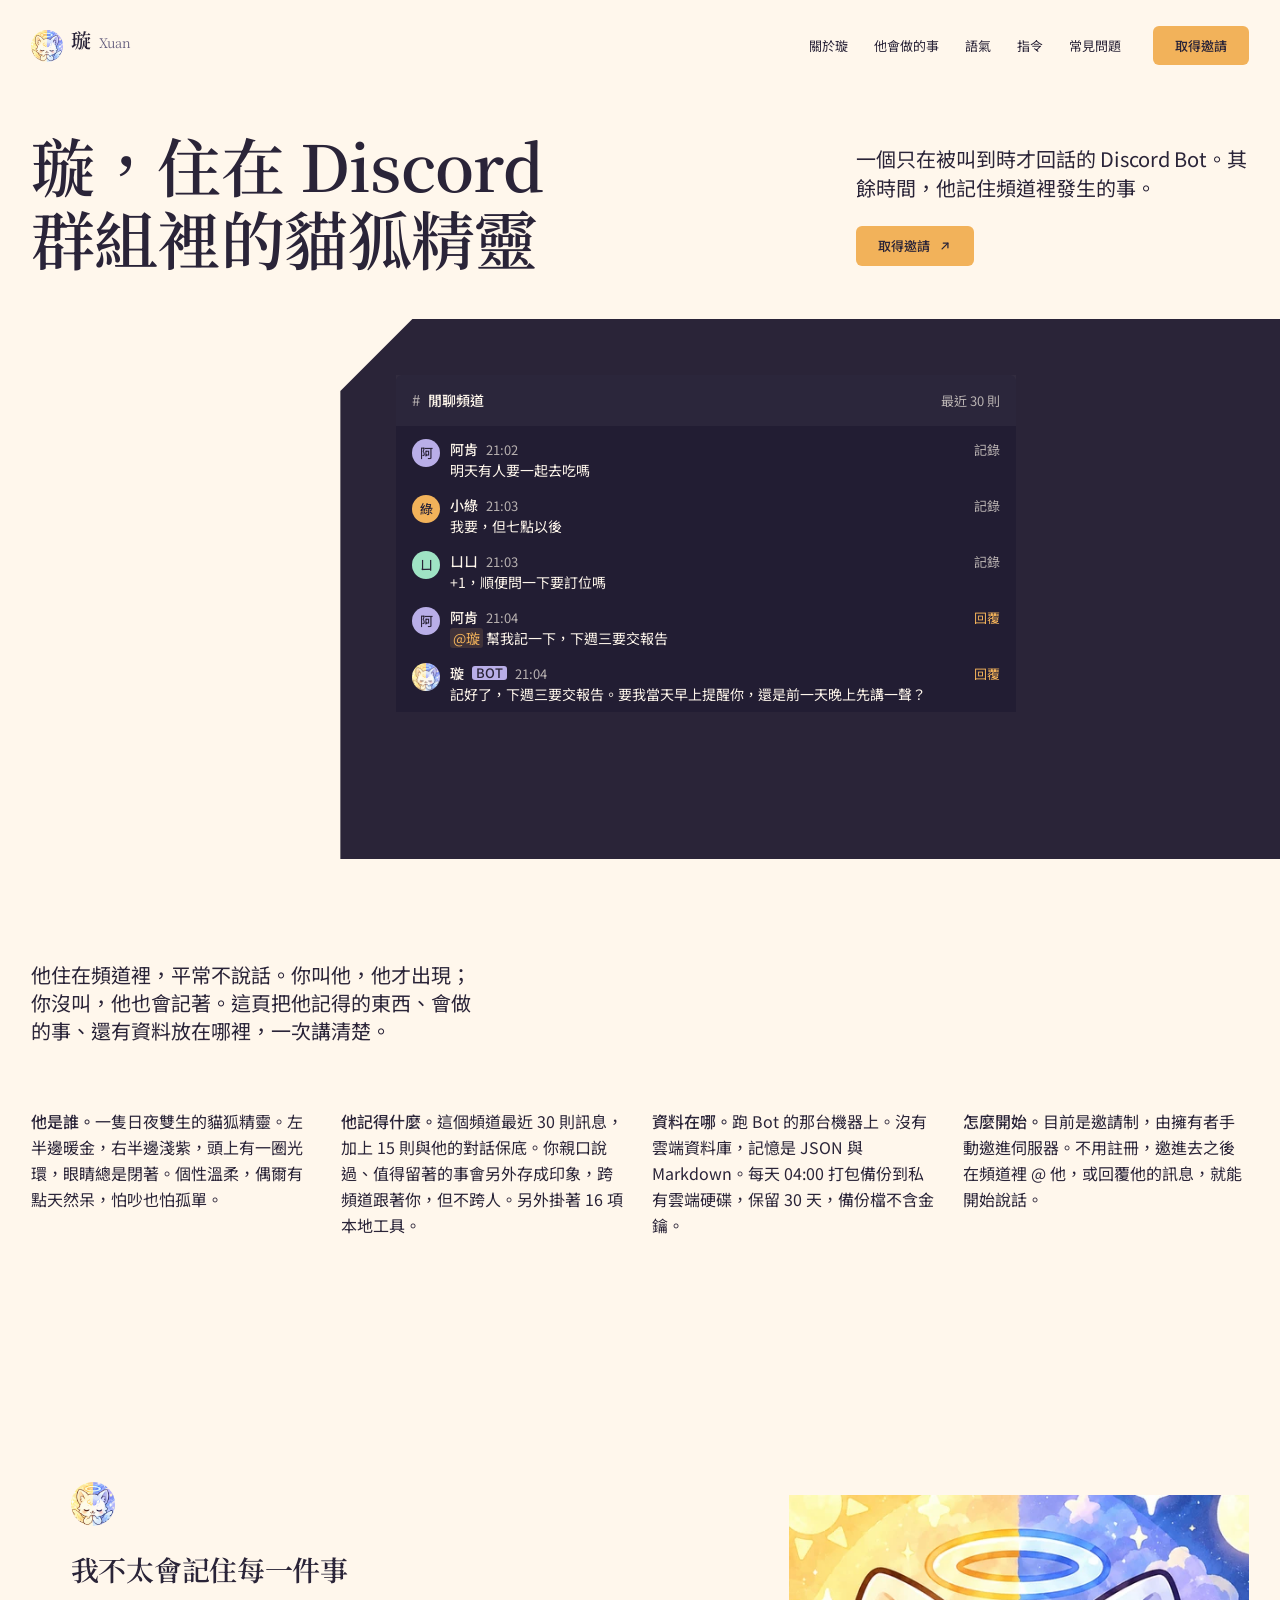
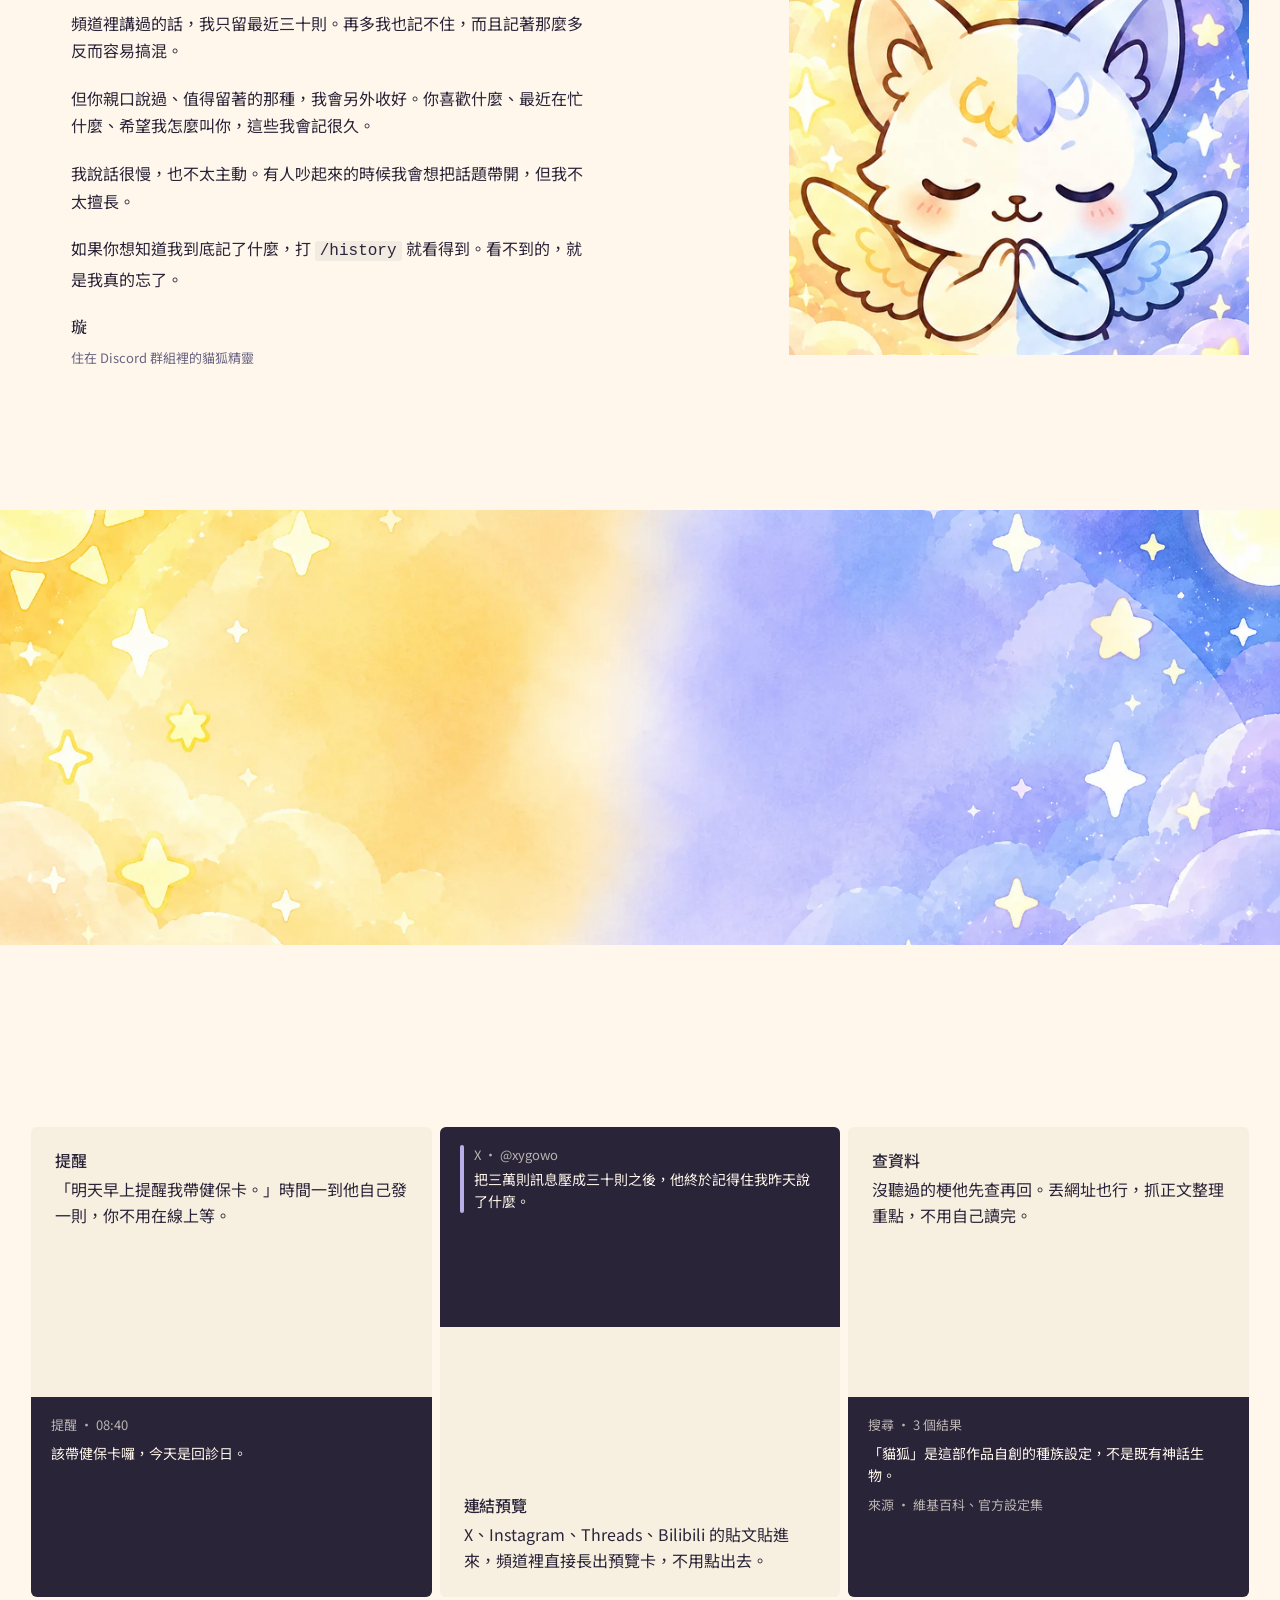
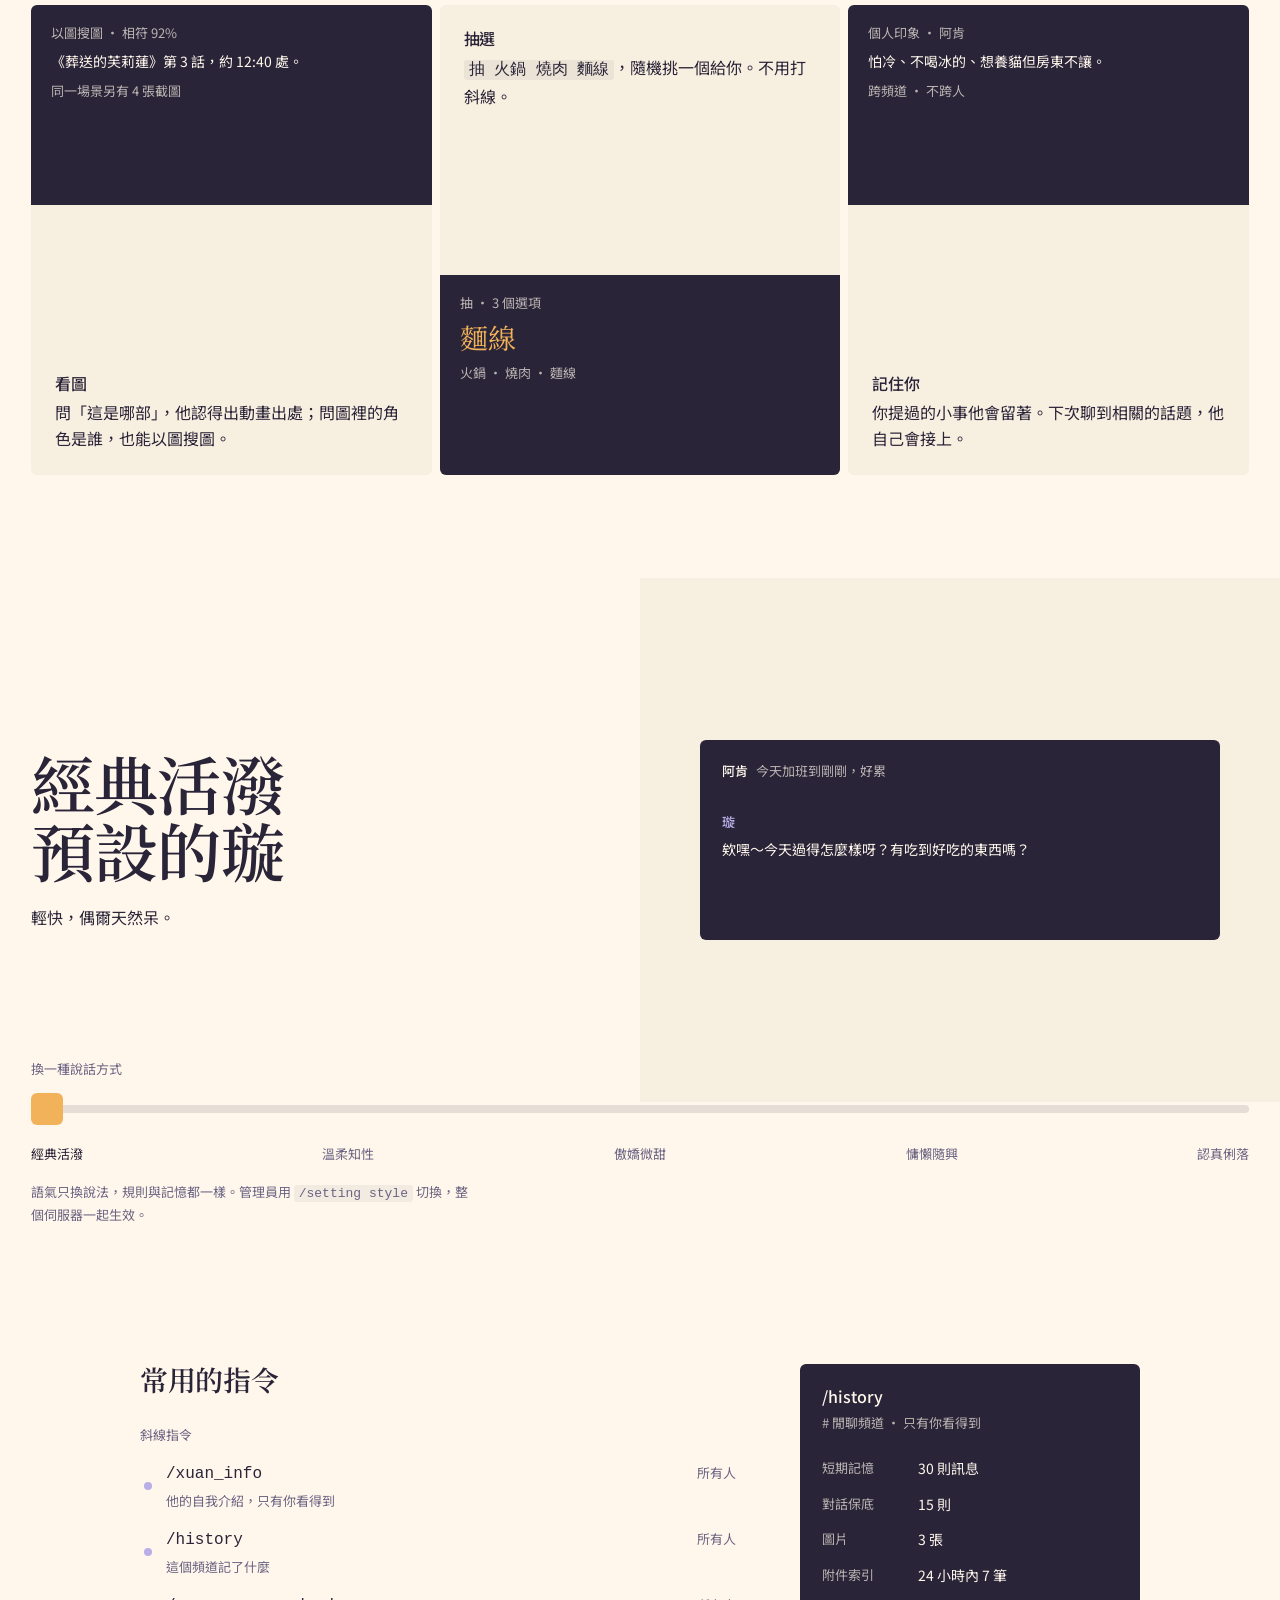
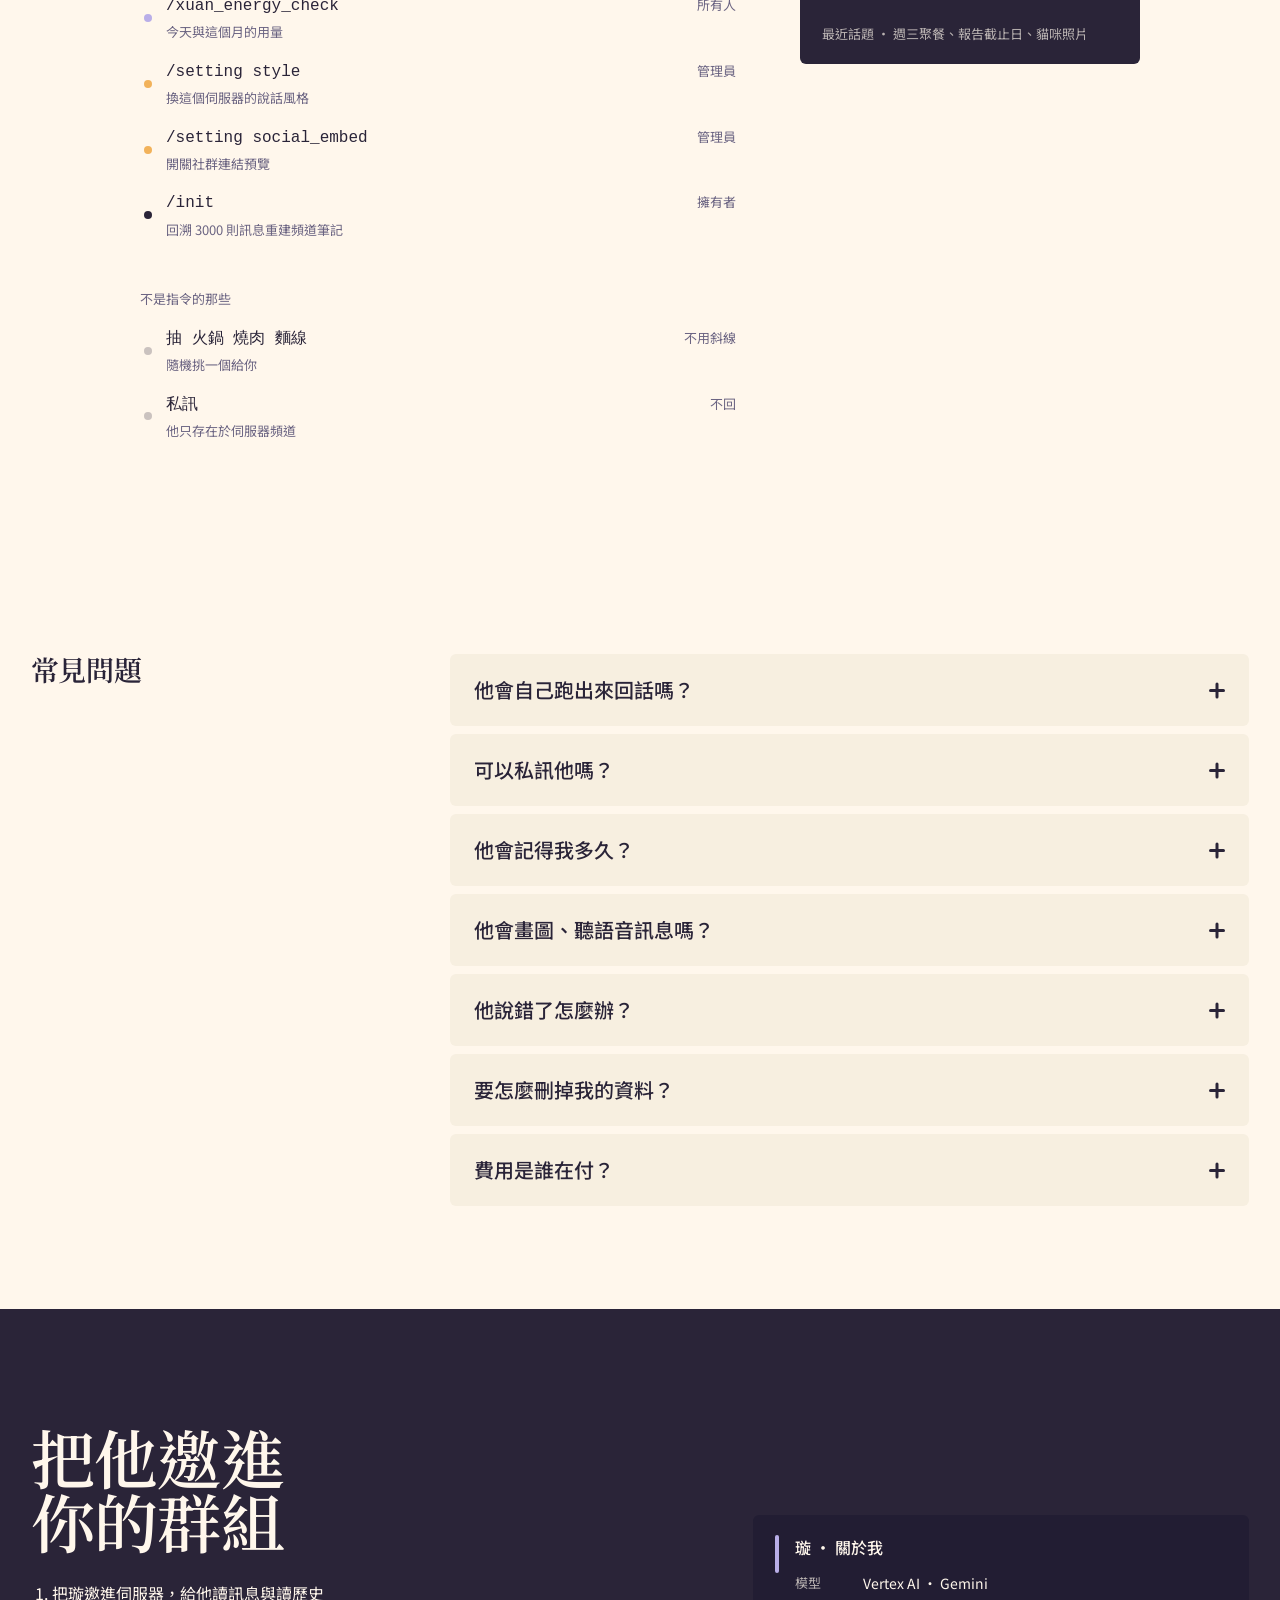
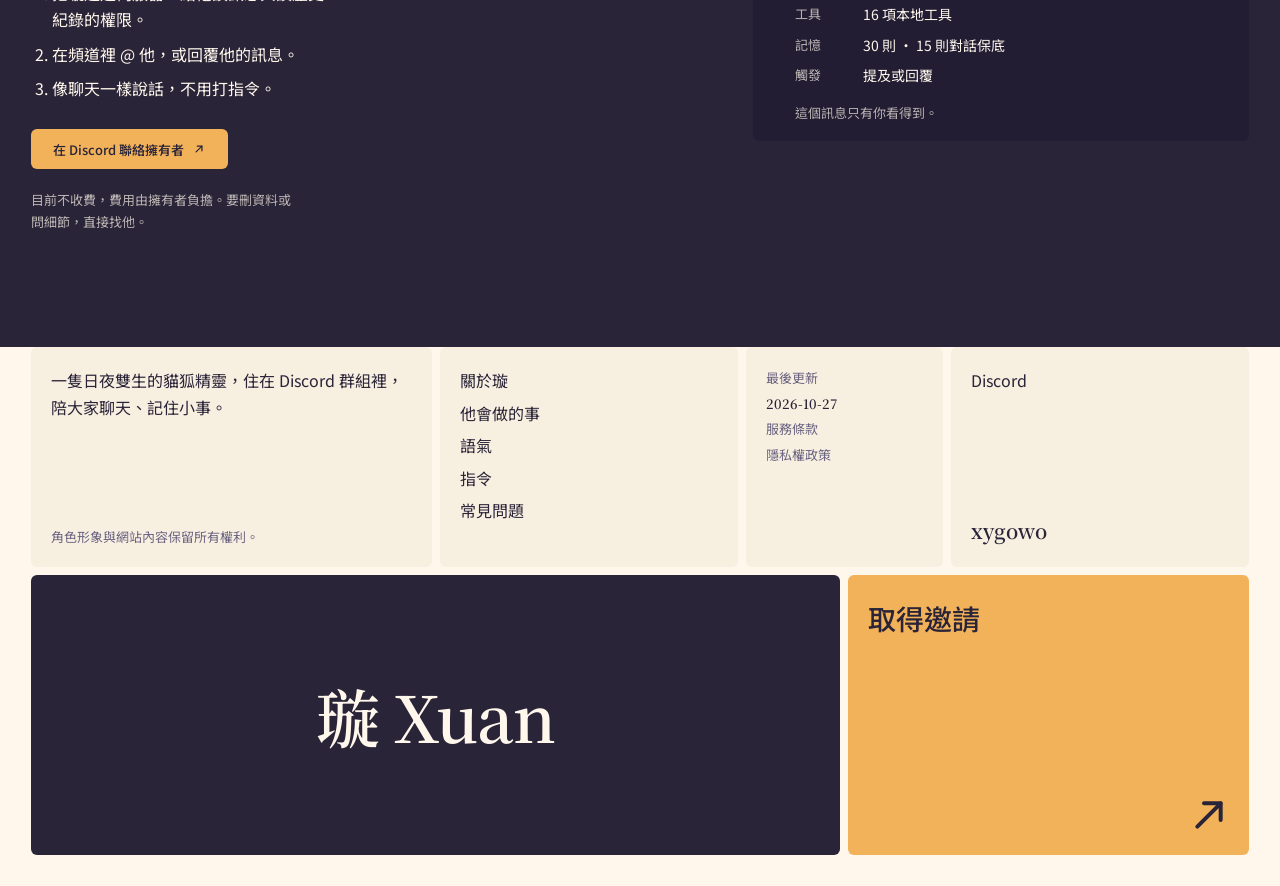
<file: index.html>
<!DOCTYPE html>
<html lang="zh-Hant-TW">
<head>
  <meta charset="UTF-8">
  <meta name="viewport" content="width=device-width, initial-scale=1.0">
  <title>璇 Xuan · 住在 Discord 群組裡的貓狐精靈</title>
  <meta name="description" content="璇（Xuan）是一隻住在 Discord 群組裡的貓狐精靈。被 @ 或被回覆時才回話，其餘時間只記住頻道裡發生的事。">
  <meta name="theme-color" content="#FFF7EC">
  <link rel="canonical" href="https://xuan.xygowo.com/">
  <meta property="og:type" content="website">
  <meta property="og:site_name" content="璇 Xuan">
  <meta property="og:locale" content="zh_TW">
  <meta property="og:url" content="https://xuan.xygowo.com/">
  <meta property="og:title" content="璇 Xuan · 住在 Discord 群組裡的貓狐精靈">
  <meta property="og:description" content="被 @ 或被回覆時才回話的群組 Bot。短期記憶、個人印象、頻道筆記，另有 16 項本地工具。">
  <meta property="og:image" content="https://xuan.xygowo.com/assets/img/og-cover.jpg">
  <meta property="og:image:type" content="image/jpeg">
  <meta property="og:image:width" content="1200">
  <meta property="og:image:height" content="630">
  <meta property="og:image:alt" content="璇 Xuan · 日夜雙生的貓狐精靈">
  <meta name="twitter:card" content="summary_large_image">
  <meta name="twitter:title" content="璇 Xuan · 住在 Discord 群組裡的貓狐精靈">
  <meta name="twitter:description" content="被 @ 或被回覆時才回話的群組 Bot。短期記憶、個人印象、頻道筆記，另有 16 項本地工具。">
  <meta name="twitter:image" content="https://xuan.xygowo.com/assets/img/og-cover.jpg">
  <link rel="icon" type="image/png" href="assets/img/favicon.png?v=3">
  <link rel="apple-touch-icon" href="assets/img/favicon-180.png?v=3">
  <link rel="preconnect" href="https://fonts.googleapis.com">
  <link rel="preconnect" href="https://fonts.gstatic.com" crossorigin>
  <link href="https://fonts.googleapis.com/css2?family=Noto+Sans+TC:wght@400;500&family=Noto+Serif+TC:wght@500;600&display=swap" rel="stylesheet">
  <script>document.documentElement.classList.add('js');</script>
  <link rel="stylesheet" href="assets/css/style.css">
</head>
<body>
  <a class="skip" href="#main">跳至主要內容</a>

  <header class="nav">
    <a class="brand" href="index.html">
      <img class="brand__mark" src="assets/img/avatar.png" alt="" width="32" height="32">
      <span class="brand__name">璇</span>
      <span class="brand__latin">Xuan</span>
    </a>
    <nav class="nav__links" aria-label="主要導覽">
      <a href="#who">關於璇</a>
      <a href="#does">他會做的事</a>
      <a href="#voice">語氣</a>
      <a href="#commands">指令</a>
      <a href="#faq">常見問題</a>
    </nav>
    <a class="btn nav__cta" href="https://discord.com/users/540176371327172618" target="_blank" rel="noopener noreferrer">取得邀請</a>
  </header>

  <main id="main">

    <!-- Hero -->
    <section class="hero">
      <div class="hero__copy">
        <h1 class="hero__title">璇，住在 Discord<br>群組裡的貓狐精靈</h1>
        <div class="hero__side">
          <p class="hero__lead">一個只在被叫到時才回話的 Discord Bot。其餘時間，他記住頻道裡發生的事。</p>
          <a class="btn" href="https://discord.com/users/540176371327172618" target="_blank" rel="noopener noreferrer">
            取得邀請
            <svg width="14" height="14" viewBox="0 0 24 24" fill="none" stroke="currentColor" stroke-width="2.2" stroke-linecap="round" stroke-linejoin="round" aria-hidden="true"><path d="M7 17 17 7"/><path d="M9 7h8v8"/></svg>
          </a>
        </div>
      </div>

      <div class="hero__stage">
        <div class="chan" data-ui>
          <div class="chan__top">
            <span class="chan__hash" aria-hidden="true">#</span>
            <span class="chan__name">閒聊頻道</span>
            <span class="chan__count">最近 30 則</span>
          </div>
          <ol class="chan__list">
            <li class="msg">
              <span class="msg__avatar msg__avatar--a" aria-hidden="true">阿</span>
              <div class="msg__body">
                <p class="msg__head"><span class="msg__who">阿肯</span><span class="msg__time">21:02</span></p>
                <p class="msg__text">明天有人要一起去吃嗎</p>
              </div>
              <span class="msg__tag">記錄</span>
            </li>
            <li class="msg">
              <span class="msg__avatar msg__avatar--b" aria-hidden="true">綠</span>
              <div class="msg__body">
                <p class="msg__head"><span class="msg__who">小綠</span><span class="msg__time">21:03</span></p>
                <p class="msg__text">我要，但七點以後</p>
              </div>
              <span class="msg__tag">記錄</span>
            </li>
            <li class="msg">
              <span class="msg__avatar msg__avatar--c" aria-hidden="true">ㄩ</span>
              <div class="msg__body">
                <p class="msg__head"><span class="msg__who">ㄩㄩ</span><span class="msg__time">21:03</span></p>
                <p class="msg__text">+1，順便問一下要訂位嗎</p>
              </div>
              <span class="msg__tag">記錄</span>
            </li>
            <li class="msg">
              <span class="msg__avatar msg__avatar--a" aria-hidden="true">阿</span>
              <div class="msg__body">
                <p class="msg__head"><span class="msg__who">阿肯</span><span class="msg__time">21:04</span></p>
                <p class="msg__text"><span class="mention">@璇</span> 幫我記一下，下週三要交報告</p>
              </div>
              <span class="msg__tag msg__tag--hit">回覆</span>
            </li>
            <li class="msg msg--bot">
              <img class="msg__avatar msg__avatar--img" src="assets/img/avatar.png" alt="" width="28" height="28">
              <div class="msg__body">
                <p class="msg__head"><span class="msg__who">璇</span><span class="msg__bot">BOT</span><span class="msg__time">21:04</span></p>
                <p class="msg__text">記好了，下週三要交報告。要我當天早上提醒你，還是前一天晚上先講一聲？</p>
              </div>
              <span class="msg__tag msg__tag--hit">回覆</span>
            </li>
          </ol>
        </div>
      </div>
    </section>

    <!-- intro：lead + 四欄 -->
    <section class="section intro" id="who">
      <p class="intro__lead">他住在頻道裡，平常不說話。你叫他，他才出現；你沒叫，他也會記著。這頁把他記得的東西、會做的事、還有資料放在哪裡，一次講清楚。</p>
      <div class="intro__grid">
        <div class="intro__col">
          <p><b>他是誰。</b>一隻日夜雙生的貓狐精靈。左半邊暖金，右半邊淺紫，頭上有一圈光環，眼睛總是閉著。個性溫柔，偶爾有點天然呆，怕吵也怕孤單。</p>
        </div>
        <div class="intro__col">
          <p><b>他記得什麼。</b>這個頻道最近 30 則訊息，加上 15 則與他的對話保底。你親口說過、值得留著的事會另外存成印象，跨頻道跟著你，但不跨人。另外掛著 16 項本地工具。</p>
        </div>
        <div class="intro__col">
          <p><b>資料在哪。</b>跑 Bot 的那台機器上。沒有雲端資料庫，記憶是 JSON 與 Markdown。每天 04:00 打包備份到私有雲端硬碟，保留 30 天，備份檔不含金鑰。</p>
        </div>
        <div class="intro__col">
          <p><b>怎麼開始。</b>目前是邀請制，由擁有者手動邀進伺服器。不用註冊，邀進去之後在頻道裡 @ 他，或回覆他的訊息，就能開始說話。</p>
        </div>
      </div>
    </section>

    <!-- about：璇的信 -->
    <section class="section letter" id="letter">
      <div class="letter__grid">
        <div class="letter__col">
          <img class="letter__face" src="assets/img/avatar.png" alt="" width="44" height="44">
          <h2 class="letter__open">我不太會記住每一件事</h2>
          <p>頻道裡講過的話，我只留最近三十則。再多我也記不住，而且記著那麼多反而容易搞混。</p>
          <p>但你親口說過、值得留著的那種，我會另外收好。你喜歡什麼、最近在忙什麼、希望我怎麼叫你，這些我會記很久。</p>
          <p>我說話很慢，也不太主動。有人吵起來的時候我會想把話題帶開，但我不太擅長。</p>
          <p>如果你想知道我到底記了什麼，打 <code>/history</code> 就看得到。看不到的，就是我真的忘了。</p>
          <p class="letter__sign">璇<span>住在 Discord 群組裡的貓狐精靈</span></p>
        </div>
        <figure class="letter__art">
          <img src="assets/img/avatar-lg.webp" alt="璇：一隻左半邊暖金、右半邊淺紫的貓狐精靈，頭上有一圈光環，眼睛閉著" width="512" height="512" loading="lazy" decoding="async">
        </figure>
      </div>
    </section>

    <!-- 角色原畫 -->
    <figure class="band">
      <img src="assets/img/day-night.webp" alt="璇的日夜雙生原畫：左半邊是暖金與雲，右半邊是淺紫與星" width="2048" height="768" loading="lazy" decoding="async">
    </figure>

    <!-- features：六格 -->
    <section class="section does" id="does">
      <h2 class="does__title">他會做的事</h2>
      <div class="cells">

        <article class="cell">
          <div class="cell__text">
            <h3>提醒</h3>
            <p>「明天早上提醒我帶健保卡。」時間一到他自己發一則，你不用在線上等。</p>
          </div>
          <div class="cell__fig" data-ui>
            <p class="fig__label">提醒 · 08:40</p>
            <p class="fig__line">該帶健保卡囉，今天是回診日。</p>
          </div>
        </article>

        <article class="cell">
          <div class="cell__text">
            <h3>連結預覽</h3>
            <p>X、Instagram、Threads、Bilibili 的貼文貼進來，頻道裡直接長出預覽卡，不用點出去。</p>
          </div>
          <div class="cell__fig" data-ui>
            <div class="fig__embed">
              <span class="fig__bar"></span>
              <div>
                <p class="fig__site">X · @xygowo</p>
                <p class="fig__line">把三萬則訊息壓成三十則之後，他終於記得住我昨天說了什麼。</p>
              </div>
            </div>
          </div>
        </article>

        <article class="cell">
          <div class="cell__text">
            <h3>查資料</h3>
            <p>沒聽過的梗他先查再回。丟網址也行，抓正文整理重點，不用自己讀完。</p>
          </div>
          <div class="cell__fig" data-ui>
            <p class="fig__label">搜尋 · 3 個結果</p>
            <p class="fig__line">「貓狐」是這部作品自創的種族設定，不是既有神話生物。</p>
            <p class="fig__meta">來源 · 維基百科、官方設定集</p>
          </div>
        </article>

        <article class="cell">
          <div class="cell__text">
            <h3>看圖</h3>
            <p>問「這是哪部」，他認得出動畫出處；問圖裡的角色是誰，也能以圖搜圖。</p>
          </div>
          <div class="cell__fig" data-ui>
            <p class="fig__label">以圖搜圖 · 相符 92%</p>
            <p class="fig__line">《葬送的芙莉蓮》第 3 話，約 12:40 處。</p>
            <p class="fig__meta">同一場景另有 4 張截圖</p>
          </div>
        </article>

        <article class="cell">
          <div class="cell__text">
            <h3>抽選</h3>
            <p><code>抽 火鍋 燒肉 麵線</code>，隨機挑一個給你。不用打斜線。</p>
          </div>
          <div class="cell__fig" data-ui>
            <p class="fig__label">抽 · 3 個選項</p>
            <p class="fig__pick">麵線</p>
            <p class="fig__meta">火鍋 · 燒肉 · 麵線</p>
          </div>
        </article>

        <article class="cell">
          <div class="cell__text">
            <h3>記住你</h3>
            <p>你提過的小事他會留著。下次聊到相關的話題，他自己會接上。</p>
          </div>
          <div class="cell__fig" data-ui>
            <p class="fig__label">個人印象 · 阿肯</p>
            <p class="fig__line">怕冷、不喝冰的、想養貓但房東不讓。</p>
            <p class="fig__meta">跨頻道 · 不跨人</p>
          </div>
        </article>

      </div>
    </section>

    <!-- voice：語氣滑桿 -->
    <section class="section voice" id="voice">
      <div class="voice__split">
        <div class="voice__field voice__field--left">
          <h2 class="voice__clause" data-voice-clause>經典活潑<br>預設的璇</h2>
          <p class="voice__desc" data-voice-desc>輕快，偶爾天然呆。</p>
        </div>
        <div class="voice__field voice__field--right">
          <div class="voice__panels">
            <div class="say" data-ui data-voice-panel="0">
              <p class="say__ctx"><b>阿肯</b>今天加班到剛剛，好累</p>
              <p class="say__who">璇</p>
              <p class="say__text">欸嘿～今天過得怎麼樣呀？有吃到好吃的東西嗎？</p>
            </div>
            <div class="say" data-ui data-voice-panel="1">
              <p class="say__ctx"><b>小綠</b>我最近有點提不起勁</p>
              <p class="say__who">璇</p>
              <p class="say__text">不用急，慢慢說就好。我在這裡聽著。</p>
            </div>
            <div class="say" data-ui data-voice-panel="2">
              <p class="say__ctx"><b>ㄩㄩ</b>我回來了</p>
              <p class="say__who">璇</p>
              <p class="say__text">才、才不是特地等你回來呢……不過你終於出現了。</p>
            </div>
            <div class="say" data-ui data-voice-panel="3">
              <p class="say__ctx"><b>阿肯</b>要一起吃晚餐嗎</p>
              <p class="say__who">璇</p>
              <p class="say__text">嗯……先坐下來再說吧，反正時間還很長。</p>
            </div>
            <div class="say" data-ui data-voice-panel="4">
              <p class="say__ctx"><b>小綠</b>幫我整理今天的進度</p>
              <p class="say__who">璇</p>
              <p class="say__text">整理好了：三個重點、兩個待辦，先處理最急的那個。</p>
            </div>
          </div>
        </div>
      </div>
      <div class="voice__control">
        <label class="voice__label" for="voiceRange">換一種說話方式</label>
        <div class="voice__slider">
          <div class="voice__track" aria-hidden="true"><span class="voice__fill" data-voice-fill></span></div>
          <input class="voice__range" id="voiceRange" type="range" min="0" max="4" step="1" value="0"
                 aria-valuetext="經典活潑">
        </div>
        <div class="voice__stops" aria-hidden="true">
          <span>經典活潑</span><span>溫柔知性</span><span>傲嬌微甜</span><span>慵懶隨興</span><span>認真俐落</span>
        </div>
        <p class="voice__note">語氣只換說法，規則與記憶都一樣。管理員用 <code>/setting style</code> 切換，整個伺服器一起生效。</p>
      </div>
    </section>

    <!-- commands：兩端對齊列 -->
    <section class="section cmds" id="commands">
      <div class="cmds__grid">
      <div class="cmds__col">
        <h2 class="cmds__title">常用的指令</h2>
        <p class="cmds__group">斜線指令</p>
        <ul class="rows">
          <li class="row">
            <span class="row__dot" aria-hidden="true"></span>
            <span class="row__main"><code>/xuan_info</code><span class="row__desc">他的自我介紹，只有你看得到</span></span>
            <span class="row__val">所有人</span>
          </li>
          <li class="row">
            <span class="row__dot" aria-hidden="true"></span>
            <span class="row__main"><code>/history</code><span class="row__desc">這個頻道記了什麼</span></span>
            <span class="row__val">所有人</span>
          </li>
          <li class="row">
            <span class="row__dot" aria-hidden="true"></span>
            <span class="row__main"><code>/xuan_energy_check</code><span class="row__desc">今天與這個月的用量</span></span>
            <span class="row__val">所有人</span>
          </li>
          <li class="row">
            <span class="row__dot row__dot--admin" aria-hidden="true"></span>
            <span class="row__main"><code>/setting style</code><span class="row__desc">換這個伺服器的說話風格</span></span>
            <span class="row__val">管理員</span>
          </li>
          <li class="row">
            <span class="row__dot row__dot--admin" aria-hidden="true"></span>
            <span class="row__main"><code>/setting social_embed</code><span class="row__desc">開關社群連結預覽</span></span>
            <span class="row__val">管理員</span>
          </li>
          <li class="row">
            <span class="row__dot row__dot--owner" aria-hidden="true"></span>
            <span class="row__main"><code>/init</code><span class="row__desc">回溯 3000 則訊息重建頻道筆記</span></span>
            <span class="row__val">擁有者</span>
          </li>
        </ul>
        <p class="cmds__group">不是指令的那些</p>
        <ul class="rows">
          <li class="row">
            <span class="row__dot row__dot--quiet" aria-hidden="true"></span>
            <span class="row__main"><code>抽 火鍋 燒肉 麵線</code><span class="row__desc">隨機挑一個給你</span></span>
            <span class="row__val">不用斜線</span>
          </li>
          <li class="row">
            <span class="row__dot row__dot--quiet" aria-hidden="true"></span>
            <span class="row__main"><code>私訊</code><span class="row__desc">他只存在於伺服器頻道</span></span>
            <span class="row__val">不回</span>
          </li>
        </ul>
      </div>

      <aside class="cmds__side">
        <div class="hist" data-ui>
          <p class="hist__title">/history</p>
          <p class="hist__where"># 閒聊頻道 · 只有你看得到</p>
          <dl class="hist__rows">
            <div><dt>短期記憶</dt><dd>30 則訊息</dd></div>
            <div><dt>對話保底</dt><dd>15 則</dd></div>
            <div><dt>圖片</dt><dd>3 張</dd></div>
            <div><dt>附件索引</dt><dd>24 小時內 7 筆</dd></div>
          </dl>
          <p class="hist__topic">最近話題 · 週三聚餐、報告截止日、貓咪照片</p>
        </div>
      </aside>
      </div>
    </section>

    <!-- faq -->
    <section class="section faq" id="faq">
      <h2 class="faq__title">常見問題</h2>
      <div class="faq__list">
        <details class="q" name="faq">
          <summary>他會自己跑出來回話嗎？</summary>
          <div class="q__a">
            <p>不會。只有在訊息中明確提及他，或回覆他的訊息時才會回應。其他訊息只會被收進頻道短期記憶，不會觸發回覆。</p>
            <p>另外，回覆社群連結預覽卡片時，必須自己再打一次 <code>@璇</code> 才算數，避免有人回覆預覽就被誤觸發。</p>
          </div>
        </details>
        <details class="q" name="faq">
          <summary>可以私訊他嗎？</summary>
          <div class="q__a"><p>不行。他只存在於伺服器頻道。</p></div>
        </details>
        <details class="q" name="faq">
          <summary>他會記得我多久？</summary>
          <div class="q__a">
            <p>頻道短期記憶只保留最近 30 則訊息與 15 則對話，滿了就會滾掉。個人印象記憶與頻道筆記則會持續保存，直到你或擁有者要求刪除。</p>
            <p>想確認目前頻道記了什麼，輸入 <code>/history</code> 就能看到摘要。</p>
          </div>
        </details>
        <details class="q" name="faq">
          <summary>他會畫圖、聽語音訊息嗎？</summary>
          <div class="q__a"><p>兩者目前都沒有。他處理的是文字與圖片。</p></div>
        </details>
        <details class="q" name="faq">
          <summary>他說錯了怎麼辦？</summary>
          <div class="q__a"><p>直接跟他說，他會重新查。回覆由模型生成，可能出錯或過時，重要的事建議自己再確認。</p></div>
        </details>
        <details class="q" name="faq">
          <summary>要怎麼刪掉我的資料？</summary>
          <div class="q__a"><p>把璇移出伺服器就停止收集。要刪掉已存的印象或對話，直接聯絡擁有者，詳見<a href="privacy.html">隱私權政策</a>。</p></div>
        </details>
        <details class="q" name="faq">
          <summary>費用是誰在付？</summary>
          <div class="q__a"><p>由擁有者負擔，目前不收費。用量可以在 <code>/xuan_energy_check</code> 查看，費用只有擁有者看得到。</p></div>
        </details>
      </div>
    </section>

    <!-- cta -->
    <section class="cta">
      <div class="cta__left">
        <h2 class="cta__title">把他邀進<br>你的群組</h2>
        <ol class="cta__steps">
          <li>把璇邀進伺服器，給他讀訊息與讀歷史紀錄的權限。</li>
          <li>在頻道裡 @ 他，或回覆他的訊息。</li>
          <li>像聊天一樣說話，不用打指令。</li>
        </ol>
        <a class="btn" href="https://discord.com/users/540176371327172618" target="_blank" rel="noopener noreferrer">
          在 Discord 聯絡擁有者
          <svg width="14" height="14" viewBox="0 0 24 24" fill="none" stroke="currentColor" stroke-width="2.2" stroke-linecap="round" stroke-linejoin="round" aria-hidden="true"><path d="M7 17 17 7"/><path d="M9 7h8v8"/></svg>
        </a>
        <p class="cta__note">目前不收費，費用由擁有者負擔。要刪資料或問細節，直接找他。</p>
      </div>
      <div class="cta__right">
        <div class="info" data-ui>
          <div class="info__bar"></div>
          <p class="info__title">璇 · 關於我</p>
          <dl class="info__rows">
            <div><dt>模型</dt><dd>Vertex AI · Gemini</dd></div>
            <div><dt>工具</dt><dd>16 項本地工具</dd></div>
            <div><dt>記憶</dt><dd>30 則 · 15 則對話保底</dd></div>
            <div><dt>觸發</dt><dd>提及或回覆</dd></div>
          </dl>
          <p class="info__foot">這個訊息只有你看得到。</p>
        </div>
      </div>
    </section>
  </main>

  <footer class="foot">
    <div class="foot__row foot__row--top">
      <div class="foot__tile foot__tile--state">
        <p>一隻日夜雙生的貓狐精靈，住在 Discord 群組裡，陪大家聊天、記住小事。</p>
        <p class="foot__legal">角色形象與網站內容保留所有權利。</p>
      </div>
      <nav class="foot__tile" aria-label="頁尾導覽">
        <ul>
          <li><a href="#who">關於璇</a></li>
          <li><a href="#does">他會做的事</a></li>
          <li><a href="#voice">語氣</a></li>
          <li><a href="#commands">指令</a></li>
          <li><a href="#faq">常見問題</a></li>
        </ul>
      </nav>
      <div class="foot__tile foot__tile--meta">
        <p>最後更新</p>
        <p class="foot__big">2026-10-27</p>
        <p><a href="tos.html">服務條款</a></p>
        <p><a href="privacy.html">隱私權政策</a></p>
      </div>
      <div class="foot__tile foot__tile--contact">
        <p>Discord</p>
        <a class="foot__big" href="https://discord.com/users/540176371327172618" target="_blank" rel="noopener noreferrer">xygowo</a>
      </div>
    </div>
    <div class="foot__row foot__row--bottom">
      <div class="foot__tile foot__tile--mark">
        <span class="foot__wordmark">璇 Xuan</span>
      </div>
      <a class="foot__tile foot__tile--act" href="https://discord.com/users/540176371327172618" target="_blank" rel="noopener noreferrer">
        <span>取得邀請</span>
        <svg viewBox="0 0 24 24" fill="none" stroke="currentColor" stroke-width="2.4" stroke-linecap="round" stroke-linejoin="round" aria-hidden="true"><path d="M5 19 19 5"/><path d="M9 5h10v10"/></svg>
      </a>
    </div>
  </footer>

  <script src="assets/js/main.js" defer></script>
</body>
</html>
</file>
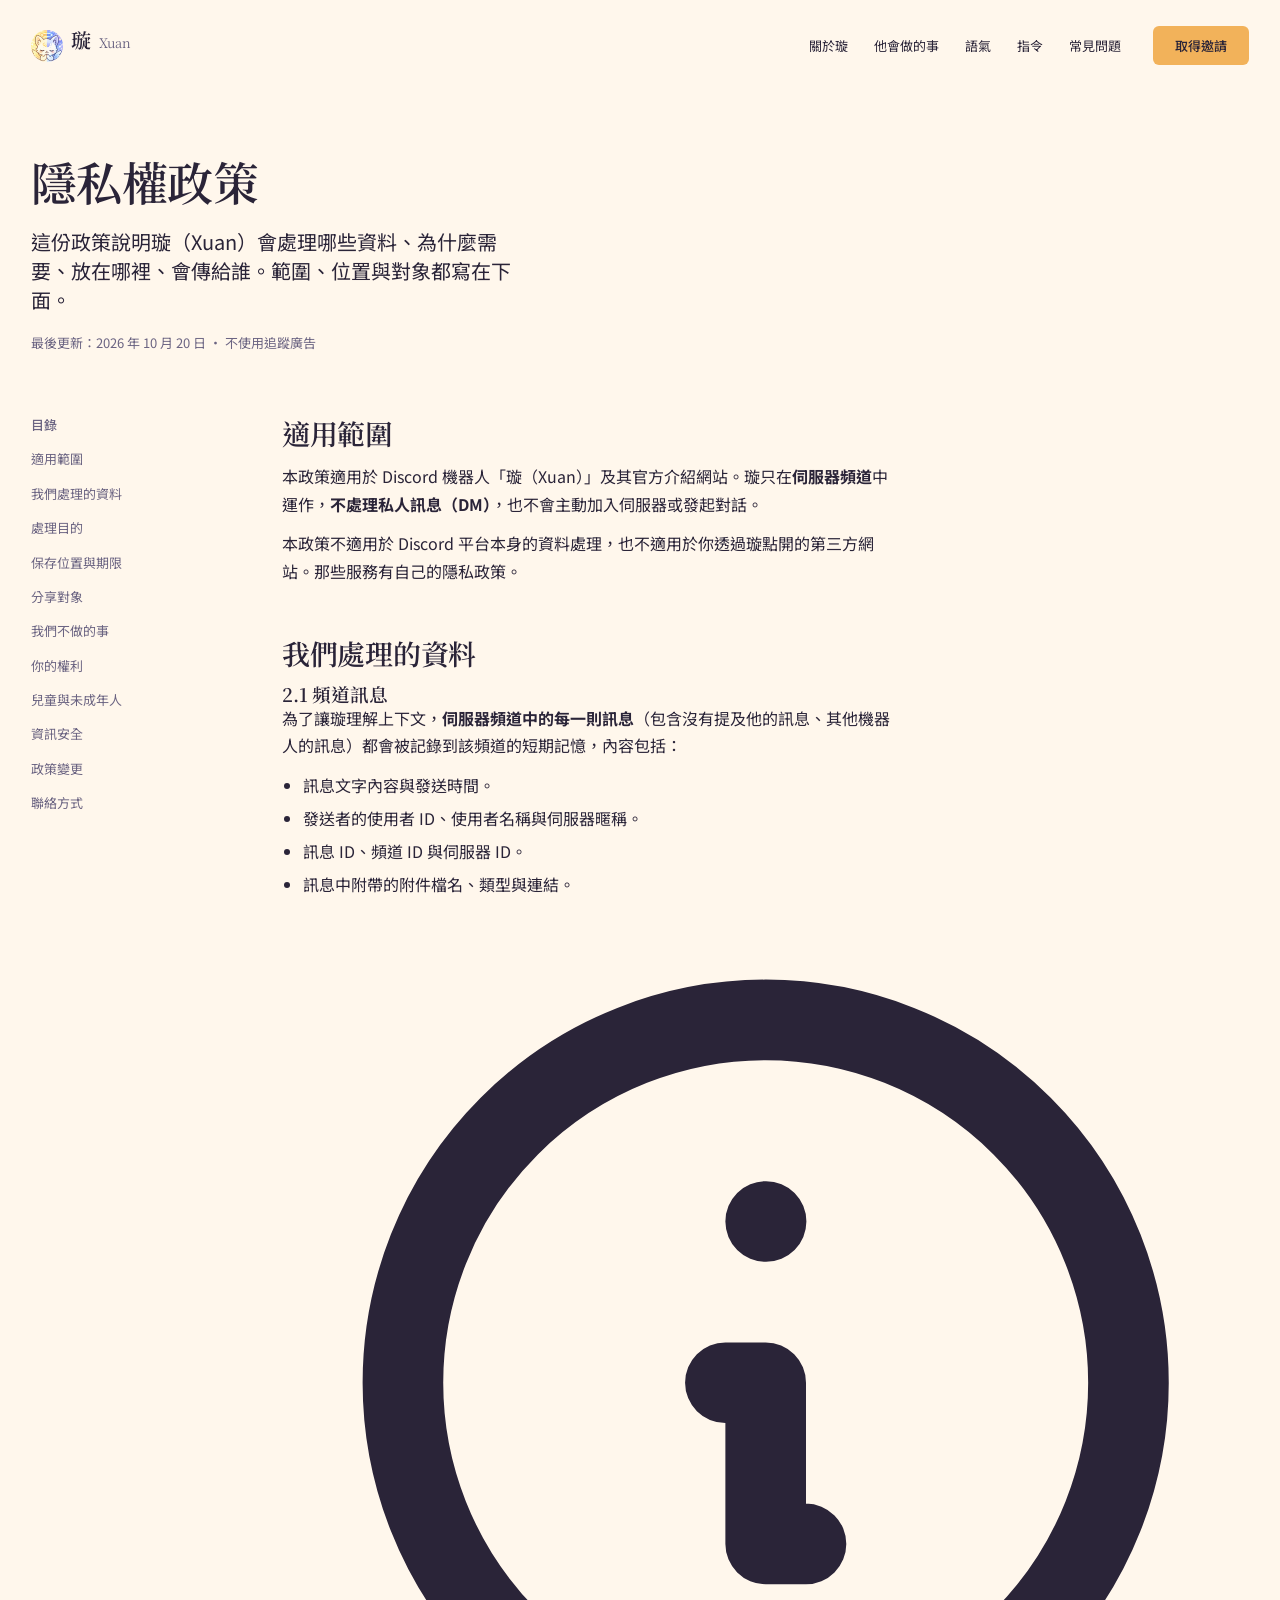
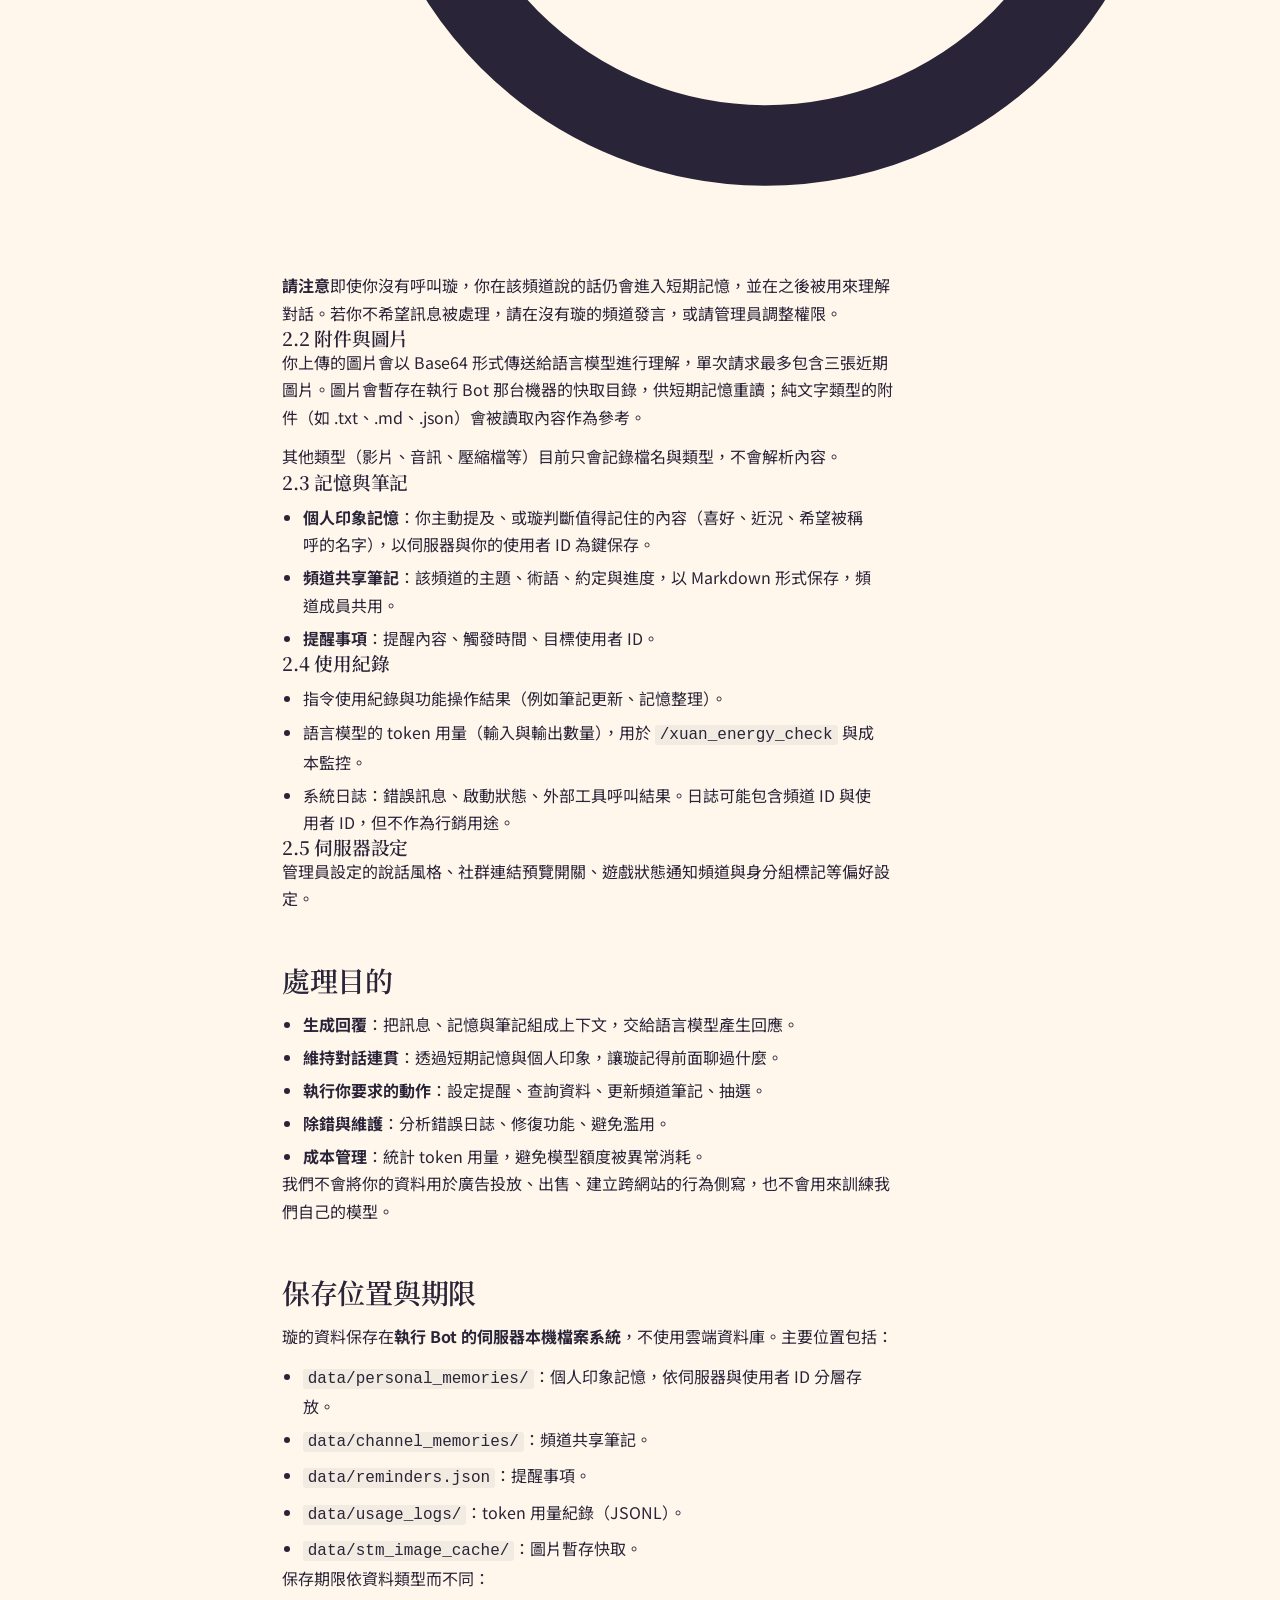
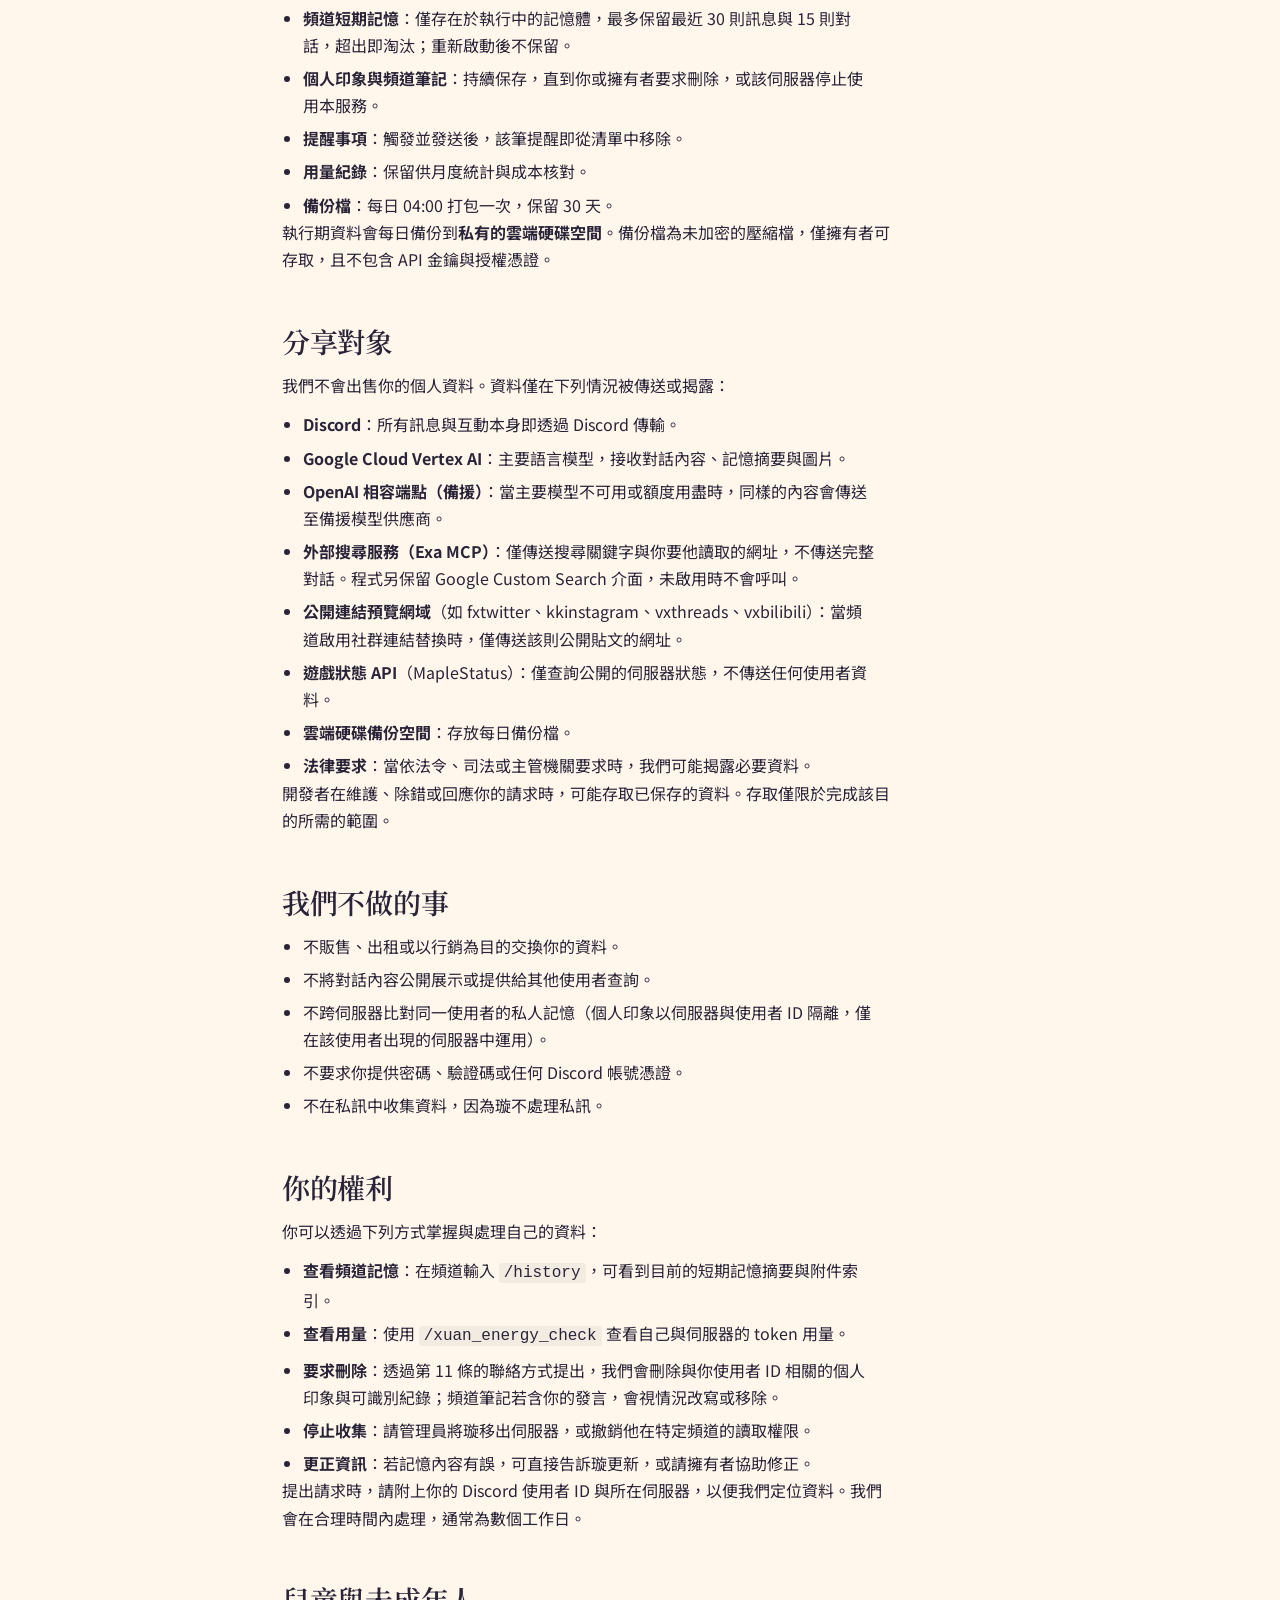
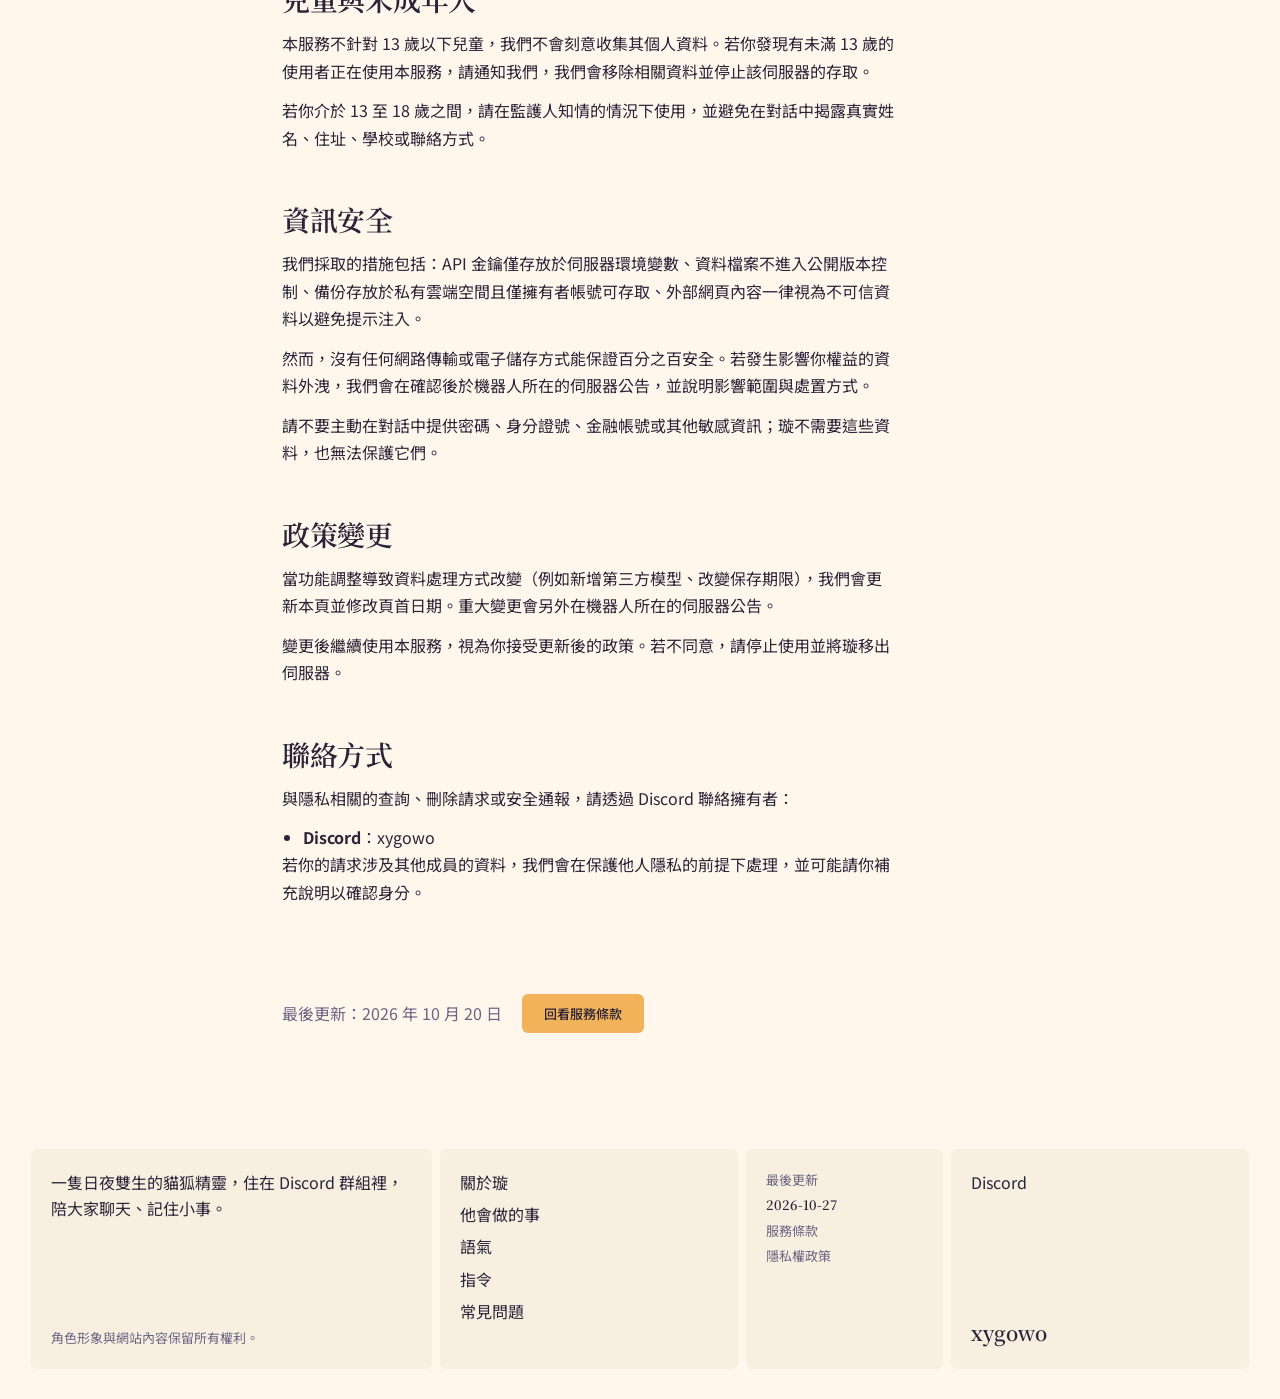
<file: privacy.html>
<!DOCTYPE html>
<html lang="zh-Hant-TW">
<head>
  <meta charset="UTF-8">
  <meta name="viewport" content="width=device-width, initial-scale=1.0">
  <title>隱私權政策 · 璇 Xuan</title>
  <meta name="description" content="璇（Xuan）Discord 聊天機器人的隱私權政策：收集哪些資料、為什麼收集、存在哪裡、分享給誰，以及你可以怎麼要求刪除。">
  <meta name="theme-color" content="#2A2438">
  <link rel="canonical" href="https://xuan.xygowo.com/privacy.html">
  <meta property="og:type" content="website">
  <meta property="og:site_name" content="璇 Xuan">
  <meta property="og:locale" content="zh_TW">
  <meta property="og:url" content="https://xuan.xygowo.com/privacy.html">
  <meta property="og:title" content="隱私權政策 · 璇 Xuan">
  <meta property="og:description" content="璇（Xuan）Discord 聊天機器人的隱私權政策：收集哪些資料、為什麼收集、存在哪裡、分享給誰，以及你可以怎麼要求刪除。">
  <meta property="og:image" content="https://xuan.xygowo.com/assets/img/og-cover.jpg">
  <meta property="og:image:type" content="image/jpeg">
  <meta property="og:image:width" content="1200">
  <meta property="og:image:height" content="630">
  <meta name="twitter:card" content="summary_large_image">
  <meta name="twitter:title" content="隱私權政策 · 璇 Xuan">
  <meta name="twitter:description" content="璇（Xuan）Discord 聊天機器人的隱私權政策：收集哪些資料、為什麼收集、存在哪裡、分享給誰，以及你可以怎麼要求刪除。">
  <meta name="twitter:image" content="https://xuan.xygowo.com/assets/img/og-cover.jpg">
  <link rel="icon" type="image/png" href="assets/img/favicon.png?v=2">
  <link rel="apple-touch-icon" href="assets/img/favicon-180.png?v=2">
  <link rel="preconnect" href="https://fonts.googleapis.com">
  <link rel="preconnect" href="https://fonts.gstatic.com" crossorigin>
  <link href="https://fonts.googleapis.com/css2?family=Noto+Sans+TC:wght@400;500&family=Noto+Serif+TC:wght@500;600&display=swap" rel="stylesheet">
  <script>document.documentElement.classList.add('js');</script>
  <link rel="stylesheet" href="assets/css/style.css">
</head>
<body>
  <a class="skip" href="#main">跳至主要內容</a>

    <header class="nav">
    <a class="brand" href="index.html">
      <img class="brand__mark" src="assets/img/avatar.png" alt="" width="32" height="32">
      <span class="brand__name">璇</span>
      <span class="brand__latin">Xuan</span>
    </a>
    <nav class="nav__links" aria-label="主要導覽">
      <a href="index.html#who">關於璇</a>
      <a href="index.html#does">他會做的事</a>
      <a href="index.html#voice">語氣</a>
      <a href="index.html#commands">指令</a>
      <a href="index.html#faq">常見問題</a>
    </nav>
    <a class="btn nav__cta" href="https://discord.com/users/540176371327172618" target="_blank" rel="noopener noreferrer">取得邀請</a>
  </header>

  <main id="main">
    <header class="doc-head">
      <h1>隱私權政策</h1>
      <p class="doc-head__lead">這份政策說明璇（Xuan）會處理哪些資料、為什麼需要、放在哪裡、會傳給誰。範圍、位置與對象都寫在下面。</p>
      <p class="doc-head__meta">最後更新：2026 年 10 月 20 日 · 不使用追蹤廣告</p>
    </header>

    <div class="doc">
        <aside class="doc__toc" aria-label="政策目錄">
          <h2>目錄</h2>
          <ol>
            <li><a href="#p1">適用範圍</a></li>
            <li><a href="#p2">我們處理的資料</a></li>
            <li><a href="#p3">處理目的</a></li>
            <li><a href="#p4">保存位置與期限</a></li>
            <li><a href="#p5">分享對象</a></li>
            <li><a href="#p6">我們不做的事</a></li>
            <li><a href="#p7">你的權利</a></li>
            <li><a href="#p8">兒童與未成年人</a></li>
            <li><a href="#p9">資訊安全</a></li>
            <li><a href="#p10">政策變更</a></li>
            <li><a href="#p11">聯絡方式</a></li>
          </ol>
        </aside>

        <div class="doc__body">
          <section id="p1">
            <h2>適用範圍</h2>
            <p>本政策適用於 Discord 機器人「璇（Xuan）」及其官方介紹網站。璇只在<strong>伺服器頻道</strong>中運作，<strong>不處理私人訊息（DM）</strong>，也不會主動加入伺服器或發起對話。</p>
            <p>本政策不適用於 Discord 平台本身的資料處理，也不適用於你透過璇點開的第三方網站。那些服務有自己的隱私政策。</p>
          </section>

          <section id="p2">
            <h2>我們處理的資料</h2>

            <h3>2.1 頻道訊息</h3>
            <p>為了讓璇理解上下文，<strong>伺服器頻道中的每一則訊息</strong>（包含沒有提及他的訊息、其他機器人的訊息）都會被記錄到該頻道的短期記憶，內容包括：</p>
            <ul>
              <li>訊息文字內容與發送時間。</li>
              <li>發送者的使用者 ID、使用者名稱與伺服器暱稱。</li>
              <li>訊息 ID、頻道 ID 與伺服器 ID。</li>
              <li>訊息中附帶的附件檔名、類型與連結。</li>
            </ul>
            <div class="callout">
              <svg viewBox="0 0 24 24" fill="none" stroke="currentColor" stroke-width="2" stroke-linecap="round" stroke-linejoin="round" aria-hidden="true"><circle cx="12" cy="12" r="9"/><path d="M12 8h.01M11 12h1v4h1"/></svg>
              <p><strong>請注意</strong>即使你沒有呼叫璇，你在該頻道說的話仍會進入短期記憶，並在之後被用來理解對話。若你不希望訊息被處理，請在沒有璇的頻道發言，或請管理員調整權限。</p>
            </div>

            <h3>2.2 附件與圖片</h3>
            <p>你上傳的圖片會以 Base64 形式傳送給語言模型進行理解，單次請求最多包含三張近期圖片。圖片會暫存在執行 Bot 那台機器的快取目錄，供短期記憶重讀；純文字類型的附件（如 .txt、.md、.json）會被讀取內容作為參考。</p>
            <p>其他類型（影片、音訊、壓縮檔等）目前只會記錄檔名與類型，不會解析內容。</p>

            <h3>2.3 記憶與筆記</h3>
            <ul>
              <li><strong>個人印象記憶</strong>：你主動提及、或璇判斷值得記住的內容（喜好、近況、希望被稱呼的名字），以伺服器與你的使用者 ID 為鍵保存。</li>
              <li><strong>頻道共享筆記</strong>：該頻道的主題、術語、約定與進度，以 Markdown 形式保存，頻道成員共用。</li>
              <li><strong>提醒事項</strong>：提醒內容、觸發時間、目標使用者 ID。</li>
            </ul>

            <h3>2.4 使用紀錄</h3>
            <ul>
              <li>指令使用紀錄與功能操作結果（例如筆記更新、記憶整理）。</li>
              <li>語言模型的 token 用量（輸入與輸出數量），用於 <code>/xuan_energy_check</code> 與成本監控。</li>
              <li>系統日誌：錯誤訊息、啟動狀態、外部工具呼叫結果。日誌可能包含頻道 ID 與使用者 ID，但不作為行銷用途。</li>
            </ul>

            <h3>2.5 伺服器設定</h3>
            <p>管理員設定的說話風格、社群連結預覽開關、遊戲狀態通知頻道與身分組標記等偏好設定。</p>
          </section>

          <section id="p3">
            <h2>處理目的</h2>
            <ul>
              <li><strong>生成回覆</strong>：把訊息、記憶與筆記組成上下文，交給語言模型產生回應。</li>
              <li><strong>維持對話連貫</strong>：透過短期記憶與個人印象，讓璇記得前面聊過什麼。</li>
              <li><strong>執行你要求的動作</strong>：設定提醒、查詢資料、更新頻道筆記、抽選。</li>
              <li><strong>除錯與維護</strong>：分析錯誤日誌、修復功能、避免濫用。</li>
              <li><strong>成本管理</strong>：統計 token 用量，避免模型額度被異常消耗。</li>
            </ul>
            <p>我們不會將你的資料用於廣告投放、出售、建立跨網站的行為側寫，也不會用來訓練我們自己的模型。</p>
          </section>

          <section id="p4">
            <h2>保存位置與期限</h2>
            <p>璇的資料保存在<strong>執行 Bot 的伺服器本機檔案系統</strong>，不使用雲端資料庫。主要位置包括：</p>
            <ul>
              <li><code>data/personal_memories/</code>：個人印象記憶，依伺服器與使用者 ID 分層存放。</li>
              <li><code>data/channel_memories/</code>：頻道共享筆記。</li>
              <li><code>data/reminders.json</code>：提醒事項。</li>
              <li><code>data/usage_logs/</code>：token 用量紀錄（JSONL）。</li>
              <li><code>data/stm_image_cache/</code>：圖片暫存快取。</li>
            </ul>
            <p>保存期限依資料類型而不同：</p>
            <ul>
              <li><strong>頻道短期記憶</strong>：僅存在於執行中的記憶體，最多保留最近 30 則訊息與 15 則對話，超出即淘汰；重新啟動後不保留。</li>
              <li><strong>個人印象與頻道筆記</strong>：持續保存，直到你或擁有者要求刪除，或該伺服器停止使用本服務。</li>
              <li><strong>提醒事項</strong>：觸發並發送後，該筆提醒即從清單中移除。</li>
              <li><strong>用量紀錄</strong>：保留供月度統計與成本核對。</li>
              <li><strong>備份檔</strong>：每日 04:00 打包一次，保留 30 天。</li>
            </ul>
            <p>執行期資料會每日備份到<strong>私有的雲端硬碟空間</strong>。備份檔為未加密的壓縮檔，僅擁有者可存取，且不包含 API 金鑰與授權憑證。</p>
          </section>

          <section id="p5">
            <h2>分享對象</h2>
            <p>我們不會出售你的個人資料。資料僅在下列情況被傳送或揭露：</p>
            <ul>
              <li><strong>Discord</strong>：所有訊息與互動本身即透過 Discord 傳輸。</li>
              <li><strong>Google Cloud Vertex AI</strong>：主要語言模型，接收對話內容、記憶摘要與圖片。</li>
              <li><strong>OpenAI 相容端點（備援）</strong>：當主要模型不可用或額度用盡時，同樣的內容會傳送至備援模型供應商。</li>
              <li><strong>外部搜尋服務（Exa MCP）</strong>：僅傳送搜尋關鍵字與你要他讀取的網址，不傳送完整對話。程式另保留 Google Custom Search 介面，未啟用時不會呼叫。</li>
              <li><strong>公開連結預覽網域</strong>（如 fxtwitter、kkinstagram、vxthreads、vxbilibili）：當頻道啟用社群連結替換時，僅傳送該則公開貼文的網址。</li>
              <li><strong>遊戲狀態 API</strong>（MapleStatus）：僅查詢公開的伺服器狀態，不傳送任何使用者資料。</li>
              <li><strong>雲端硬碟備份空間</strong>：存放每日備份檔。</li>
              <li><strong>法律要求</strong>：當依法令、司法或主管機關要求時，我們可能揭露必要資料。</li>
            </ul>
            <p>開發者在維護、除錯或回應你的請求時，可能存取已保存的資料。存取僅限於完成該目的所需的範圍。</p>
          </section>

          <section id="p6">
            <h2>我們不做的事</h2>
            <ul>
              <li>不販售、出租或以行銷為目的交換你的資料。</li>
              <li>不將對話內容公開展示或提供給其他使用者查詢。</li>
              <li>不跨伺服器比對同一使用者的私人記憶（個人印象以伺服器與使用者 ID 隔離，僅在該使用者出現的伺服器中運用）。</li>
              <li>不要求你提供密碼、驗證碼或任何 Discord 帳號憑證。</li>
              <li>不在私訊中收集資料，因為璇不處理私訊。</li>
            </ul>
          </section>

          <section id="p7">
            <h2>你的權利</h2>
            <p>你可以透過下列方式掌握與處理自己的資料：</p>
            <ul>
              <li><strong>查看頻道記憶</strong>：在頻道輸入 <code>/history</code>，可看到目前的短期記憶摘要與附件索引。</li>
              <li><strong>查看用量</strong>：使用 <code>/xuan_energy_check</code> 查看自己與伺服器的 token 用量。</li>
              <li><strong>要求刪除</strong>：透過第 11 條的聯絡方式提出，我們會刪除與你使用者 ID 相關的個人印象與可識別紀錄；頻道筆記若含你的發言，會視情況改寫或移除。</li>
              <li><strong>停止收集</strong>：請管理員將璇移出伺服器，或撤銷他在特定頻道的讀取權限。</li>
              <li><strong>更正資訊</strong>：若記憶內容有誤，可直接告訴璇更新，或請擁有者協助修正。</li>
            </ul>
            <p>提出請求時，請附上你的 Discord 使用者 ID 與所在伺服器，以便我們定位資料。我們會在合理時間內處理，通常為數個工作日。</p>
          </section>

          <section id="p8">
            <h2>兒童與未成年人</h2>
            <p>本服務不針對 13 歲以下兒童，我們不會刻意收集其個人資料。若你發現有未滿 13 歲的使用者正在使用本服務，請通知我們，我們會移除相關資料並停止該伺服器的存取。</p>
            <p>若你介於 13 至 18 歲之間，請在監護人知情的情況下使用，並避免在對話中揭露真實姓名、住址、學校或聯絡方式。</p>
          </section>

          <section id="p9">
            <h2>資訊安全</h2>
            <p>我們採取的措施包括：API 金鑰僅存放於伺服器環境變數、資料檔案不進入公開版本控制、備份存放於私有雲端空間且僅擁有者帳號可存取、外部網頁內容一律視為不可信資料以避免提示注入。</p>
            <p>然而，沒有任何網路傳輸或電子儲存方式能保證百分之百安全。若發生影響你權益的資料外洩，我們會在確認後於機器人所在的伺服器公告，並說明影響範圍與處置方式。</p>
            <p>請不要主動在對話中提供密碼、身分證號、金融帳號或其他敏感資訊；璇不需要這些資料，也無法保護它們。</p>
          </section>

          <section id="p10">
            <h2>政策變更</h2>
            <p>當功能調整導致資料處理方式改變（例如新增第三方模型、改變保存期限），我們會更新本頁並修改頁首日期。重大變更會另外在機器人所在的伺服器公告。</p>
            <p>變更後繼續使用本服務，視為你接受更新後的政策。若不同意，請停止使用並將璇移出伺服器。</p>
          </section>

          <section id="p11">
            <h2>聯絡方式</h2>
            <p>與隱私相關的查詢、刪除請求或安全通報，請透過 Discord 聯絡擁有者：</p>
            <ul>
              <li><strong>Discord</strong>：<a href="https://discord.com/users/540176371327172618" target="_blank" rel="noopener noreferrer">xygowo</a></li>
            </ul>
            <p>若你的請求涉及其他成員的資料，我們會在保護他人隱私的前提下處理，並可能請你補充說明以確認身分。</p>
          </section>

          <div class="doc__foot">
            <p>最後更新：2026 年 10 月 20 日</p>
            <a class="btn" href="tos.html">回看服務條款</a>
          </div>
      </div>
    </div>
  </main>

    <footer class="foot">
    <div class="foot__row foot__row--top">
      <div class="foot__tile foot__tile--state">
        <p>一隻日夜雙生的貓狐精靈，住在 Discord 群組裡，陪大家聊天、記住小事。</p>
        <p class="foot__legal">角色形象與網站內容保留所有權利。</p>
      </div>
      <nav class="foot__tile" aria-label="頁尾導覽">
        <ul>
          <li><a href="index.html#who">關於璇</a></li>
          <li><a href="index.html#does">他會做的事</a></li>
          <li><a href="index.html#voice">語氣</a></li>
          <li><a href="index.html#commands">指令</a></li>
          <li><a href="index.html#faq">常見問題</a></li>
        </ul>
      </nav>
      <div class="foot__tile foot__tile--meta">
        <p>最後更新</p>
        <p class="foot__big">2026-10-27</p>
        <p><a href="tos.html">服務條款</a></p>
        <p><a href="privacy.html">隱私權政策</a></p>
      </div>
      <div class="foot__tile foot__tile--contact">
        <p>Discord</p>
        <a class="foot__big" href="https://discord.com/users/540176371327172618" target="_blank" rel="noopener noreferrer">xygowo</a>
      </div>
    </div>
  </footer>

  <script src="assets/js/main.js" defer></script>
</body>
</html>
</file>
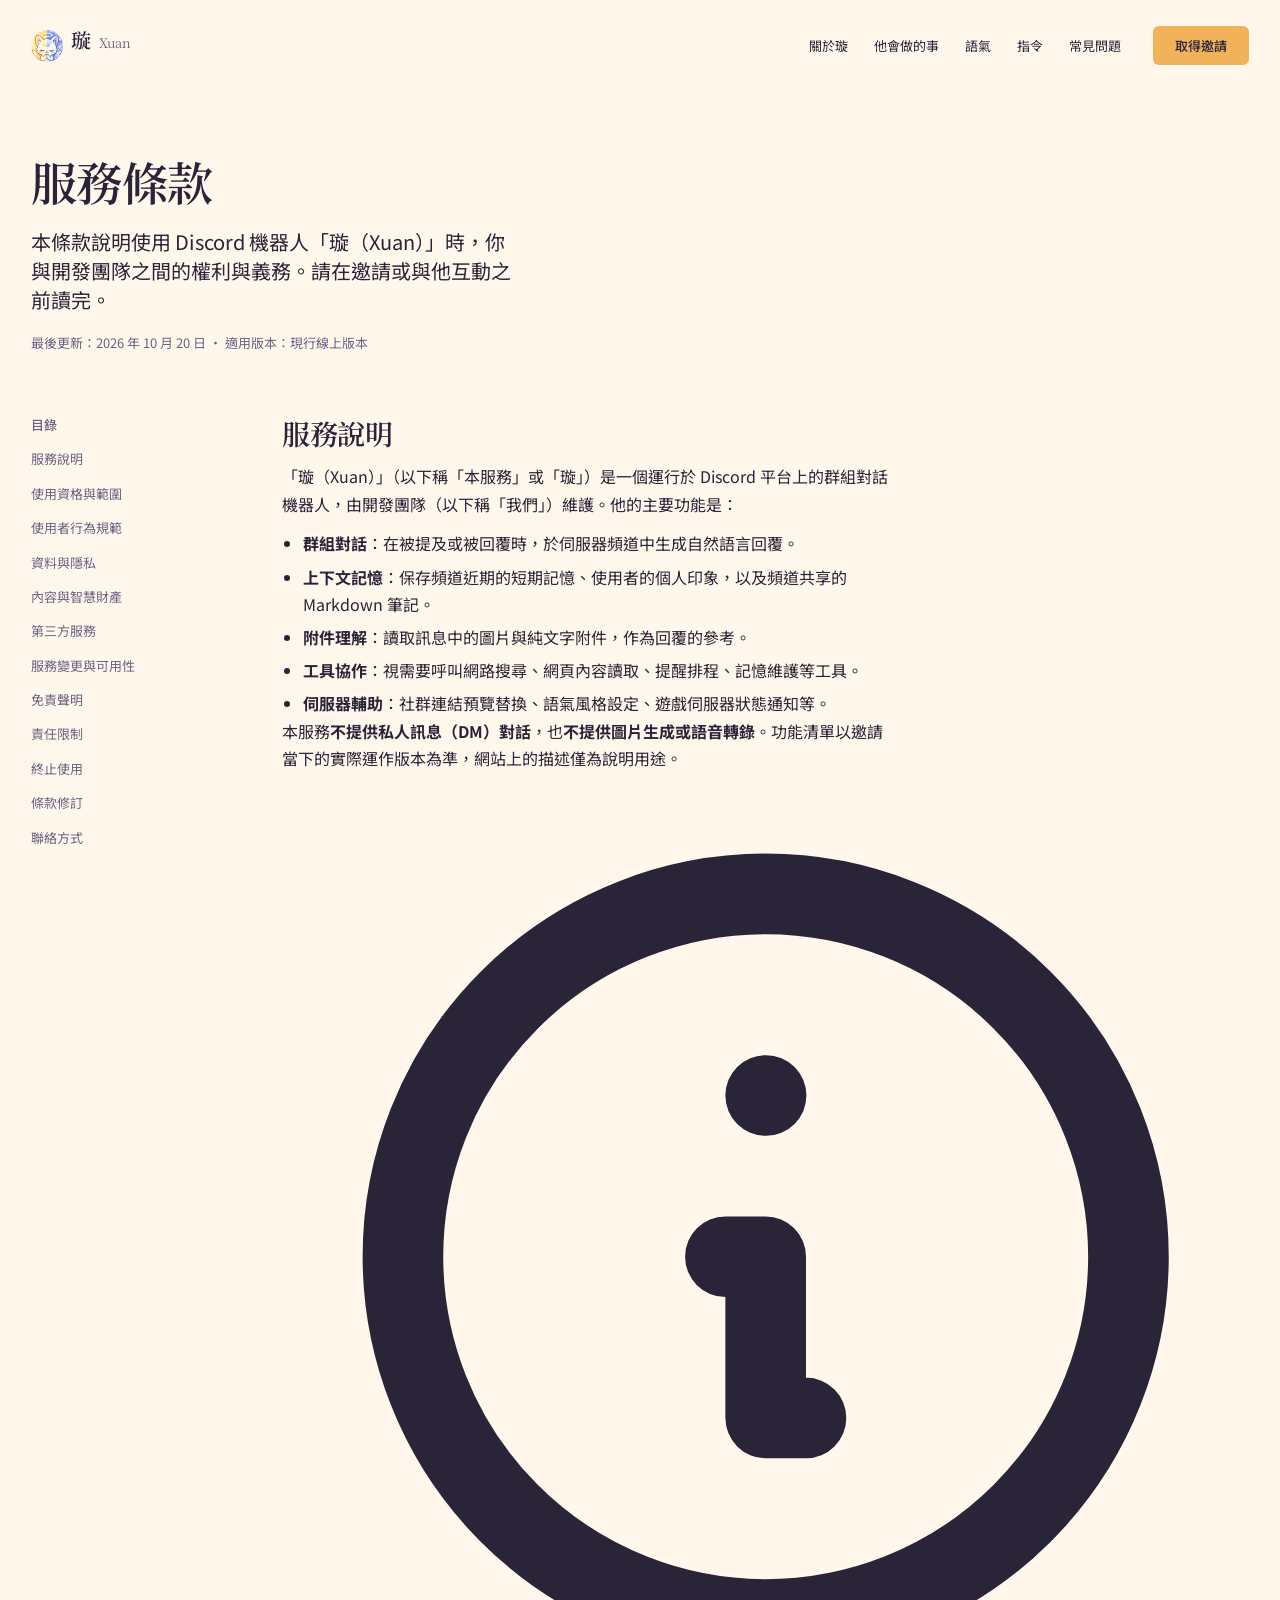
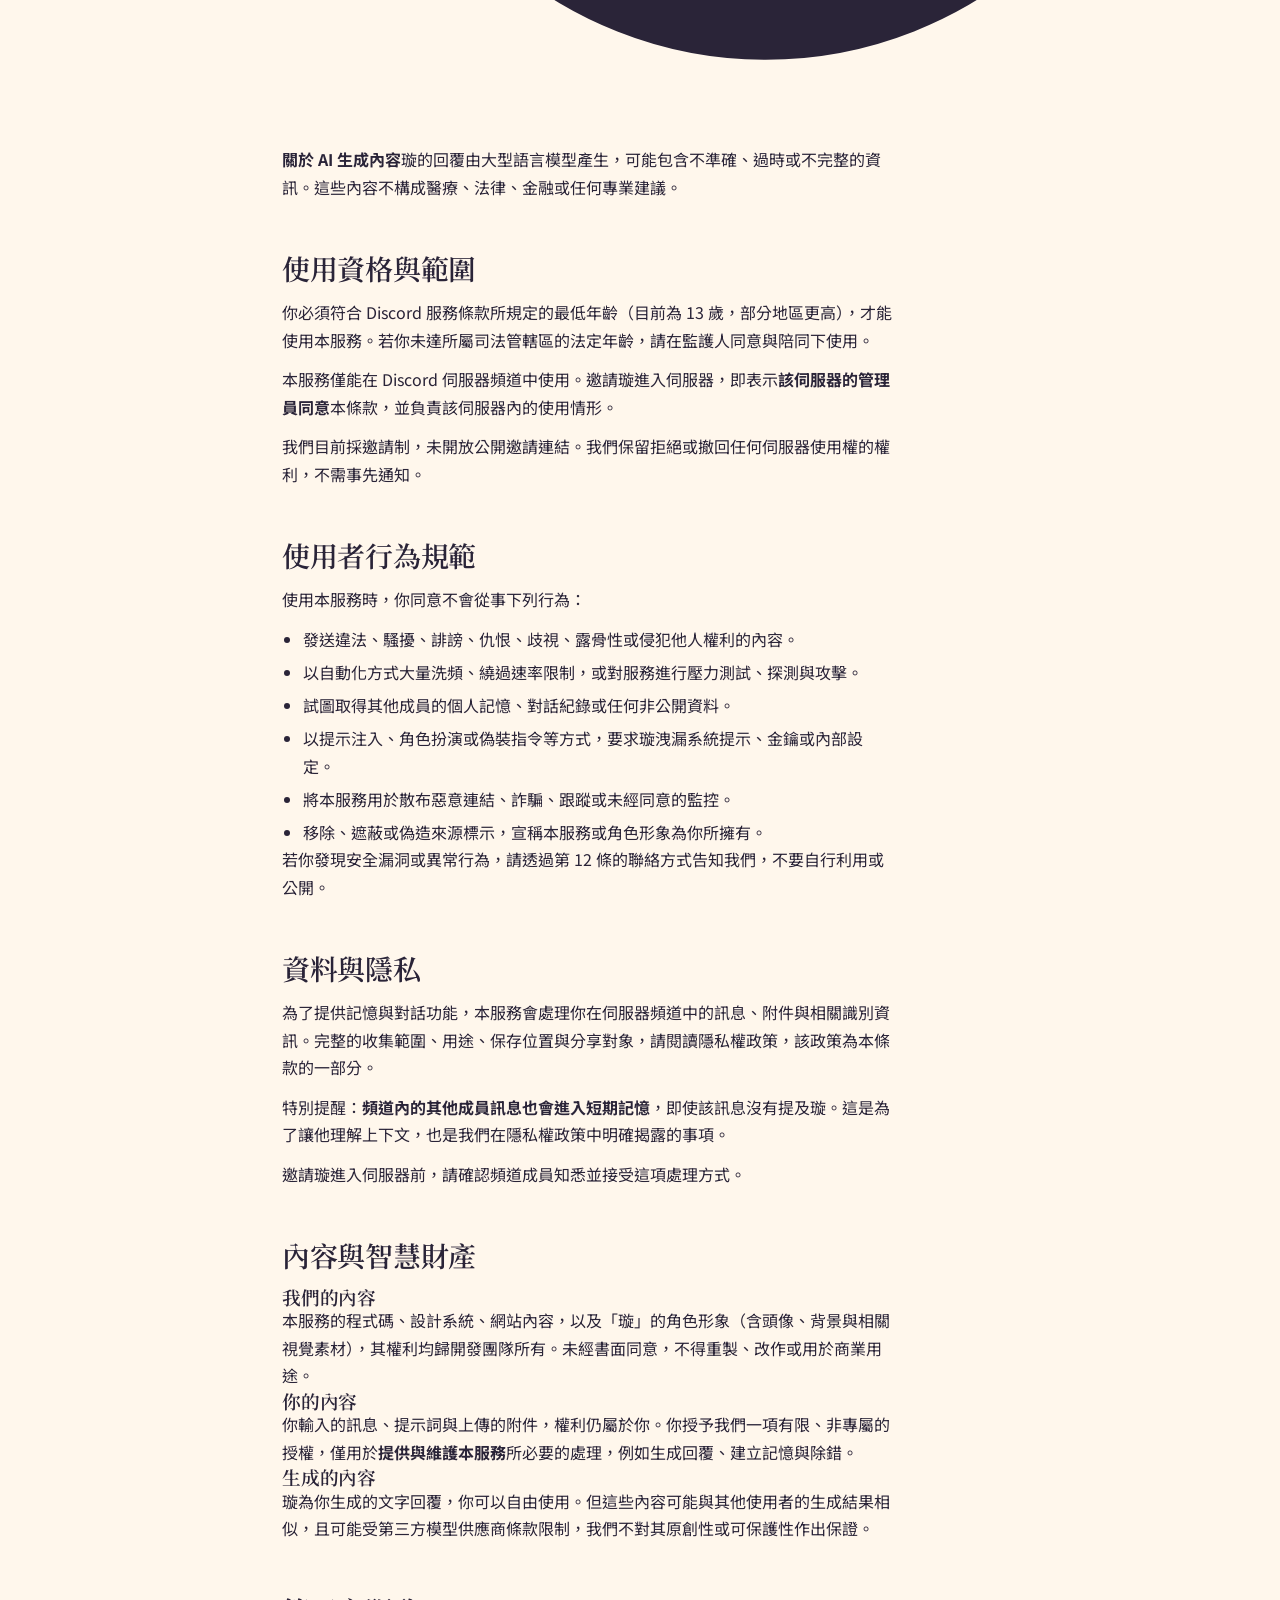
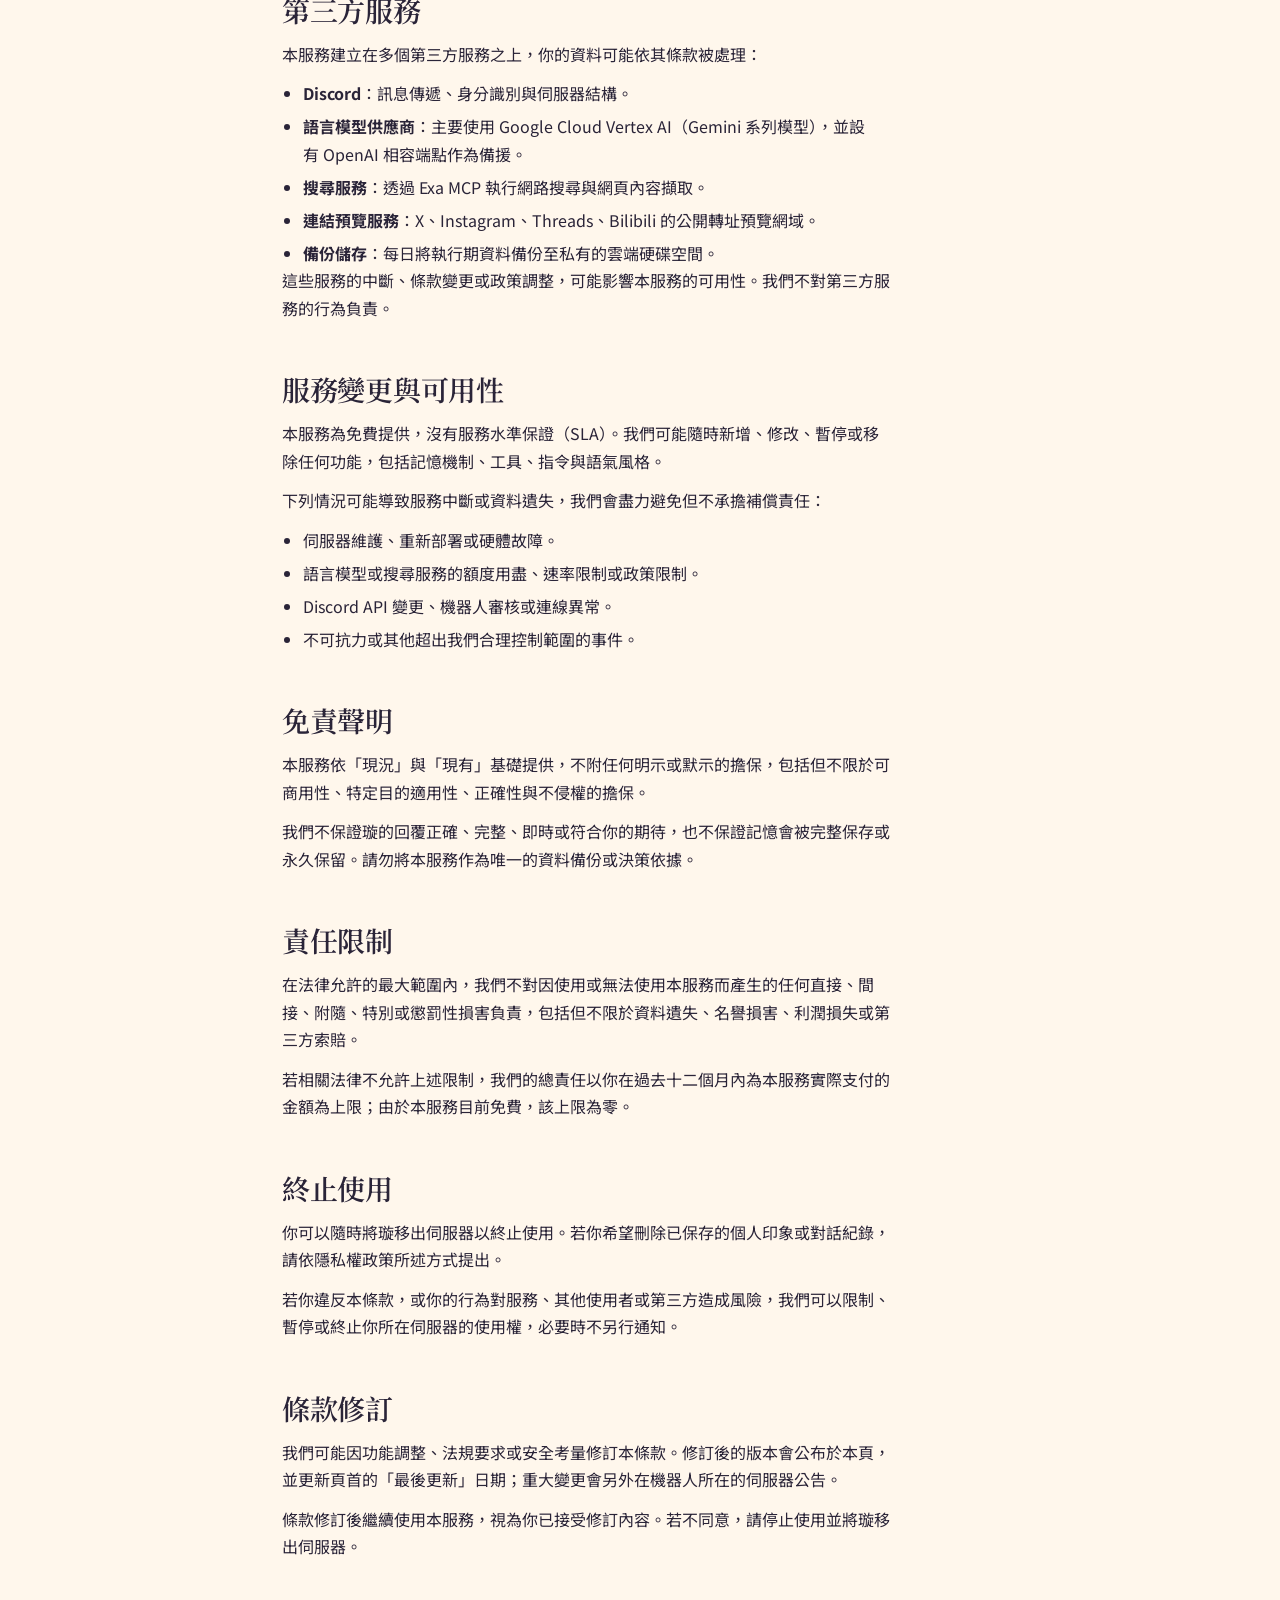
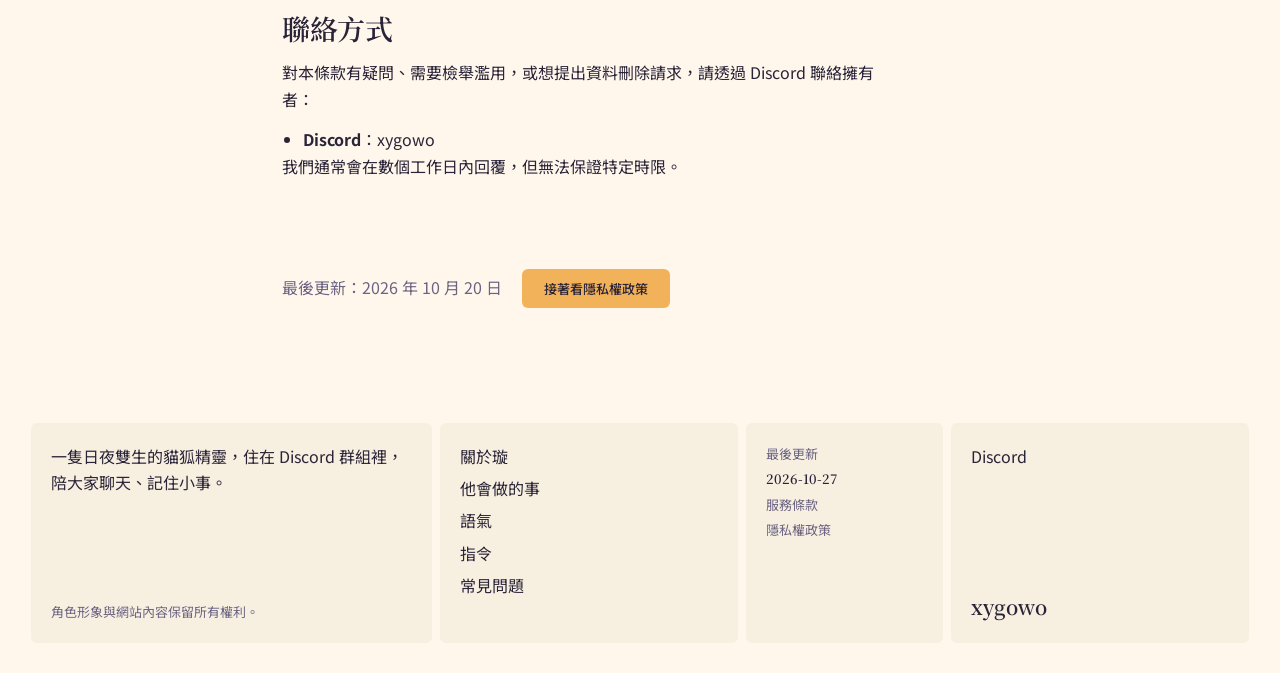
<file: tos.html>
<!DOCTYPE html>
<html lang="zh-Hant-TW">
<head>
  <meta charset="UTF-8">
  <meta name="viewport" content="width=device-width, initial-scale=1.0">
  <title>服務條款 · 璇 Xuan</title>
  <meta name="description" content="璇（Xuan）Discord 聊天機器人的服務條款：服務範圍、使用規範、內容權利、第三方服務與免責說明。">
  <meta name="theme-color" content="#2A2438">
  <link rel="canonical" href="https://xuan.xygowo.com/tos.html">
  <meta property="og:type" content="website">
  <meta property="og:site_name" content="璇 Xuan">
  <meta property="og:locale" content="zh_TW">
  <meta property="og:url" content="https://xuan.xygowo.com/tos.html">
  <meta property="og:title" content="服務條款 · 璇 Xuan">
  <meta property="og:description" content="璇（Xuan）Discord 聊天機器人的服務條款：服務範圍、使用規範、內容權利、第三方服務與免責說明。">
  <meta property="og:image" content="https://xuan.xygowo.com/assets/img/og-cover.jpg">
  <meta property="og:image:type" content="image/jpeg">
  <meta property="og:image:width" content="1200">
  <meta property="og:image:height" content="630">
  <meta name="twitter:card" content="summary_large_image">
  <meta name="twitter:title" content="服務條款 · 璇 Xuan">
  <meta name="twitter:description" content="璇（Xuan）Discord 聊天機器人的服務條款：服務範圍、使用規範、內容權利、第三方服務與免責說明。">
  <meta name="twitter:image" content="https://xuan.xygowo.com/assets/img/og-cover.jpg">
  <link rel="icon" type="image/png" href="assets/img/favicon.png?v=2">
  <link rel="apple-touch-icon" href="assets/img/favicon-180.png?v=2">
  <link rel="preconnect" href="https://fonts.googleapis.com">
  <link rel="preconnect" href="https://fonts.gstatic.com" crossorigin>
  <link href="https://fonts.googleapis.com/css2?family=Noto+Sans+TC:wght@400;500&family=Noto+Serif+TC:wght@500;600&display=swap" rel="stylesheet">
  <script>document.documentElement.classList.add('js');</script>
  <link rel="stylesheet" href="assets/css/style.css">
</head>
<body>
  <a class="skip" href="#main">跳至主要內容</a>

    <header class="nav">
    <a class="brand" href="index.html">
      <img class="brand__mark" src="assets/img/avatar.png" alt="" width="32" height="32">
      <span class="brand__name">璇</span>
      <span class="brand__latin">Xuan</span>
    </a>
    <nav class="nav__links" aria-label="主要導覽">
      <a href="index.html#who">關於璇</a>
      <a href="index.html#does">他會做的事</a>
      <a href="index.html#voice">語氣</a>
      <a href="index.html#commands">指令</a>
      <a href="index.html#faq">常見問題</a>
    </nav>
    <a class="btn nav__cta" href="https://discord.com/users/540176371327172618" target="_blank" rel="noopener noreferrer">取得邀請</a>
  </header>

  <main id="main">
    <header class="doc-head">
      <h1>服務條款</h1>
      <p class="doc-head__lead">本條款說明使用 Discord 機器人「璇（Xuan）」時，你與開發團隊之間的權利與義務。請在邀請或與他互動之前讀完。</p>
      <p class="doc-head__meta">最後更新：2026 年 10 月 20 日 · 適用版本：現行線上版本</p>
    </header>

    <div class="doc">
        <aside class="doc__toc" aria-label="條款目錄">
          <h2>目錄</h2>
          <ol>
            <li><a href="#s1">服務說明</a></li>
            <li><a href="#s2">使用資格與範圍</a></li>
            <li><a href="#s3">使用者行為規範</a></li>
            <li><a href="#s4">資料與隱私</a></li>
            <li><a href="#s5">內容與智慧財產</a></li>
            <li><a href="#s6">第三方服務</a></li>
            <li><a href="#s7">服務變更與可用性</a></li>
            <li><a href="#s8">免責聲明</a></li>
            <li><a href="#s9">責任限制</a></li>
            <li><a href="#s10">終止使用</a></li>
            <li><a href="#s11">條款修訂</a></li>
            <li><a href="#s12">聯絡方式</a></li>
          </ol>
        </aside>

        <div class="doc__body">
          <section id="s1">
            <h2>服務說明</h2>
            <p>「璇（Xuan）」（以下稱「本服務」或「璇」）是一個運行於 Discord 平台上的群組對話機器人，由開發團隊（以下稱「我們」）維護。他的主要功能是：</p>
            <ul>
              <li><strong>群組對話</strong>：在被提及或被回覆時，於伺服器頻道中生成自然語言回覆。</li>
              <li><strong>上下文記憶</strong>：保存頻道近期的短期記憶、使用者的個人印象，以及頻道共享的 Markdown 筆記。</li>
              <li><strong>附件理解</strong>：讀取訊息中的圖片與純文字附件，作為回覆的參考。</li>
              <li><strong>工具協作</strong>：視需要呼叫網路搜尋、網頁內容讀取、提醒排程、記憶維護等工具。</li>
              <li><strong>伺服器輔助</strong>：社群連結預覽替換、語氣風格設定、遊戲伺服器狀態通知等。</li>
            </ul>
            <p>本服務<strong>不提供私人訊息（DM）對話</strong>，也<strong>不提供圖片生成或語音轉錄</strong>。功能清單以邀請當下的實際運作版本為準，網站上的描述僅為說明用途。</p>
            <div class="callout">
              <svg viewBox="0 0 24 24" fill="none" stroke="currentColor" stroke-width="2" stroke-linecap="round" stroke-linejoin="round" aria-hidden="true"><circle cx="12" cy="12" r="9"/><path d="M12 8h.01M11 12h1v4h1"/></svg>
              <p><strong>關於 AI 生成內容</strong>璇的回覆由大型語言模型產生，可能包含不準確、過時或不完整的資訊。這些內容不構成醫療、法律、金融或任何專業建議。</p>
            </div>
          </section>

          <section id="s2">
            <h2>使用資格與範圍</h2>
            <p>你必須符合 Discord 服務條款所規定的最低年齡（目前為 13 歲，部分地區更高），才能使用本服務。若你未達所屬司法管轄區的法定年齡，請在監護人同意與陪同下使用。</p>
            <p>本服務僅能在 Discord 伺服器頻道中使用。邀請璇進入伺服器，即表示<strong>該伺服器的管理員同意</strong>本條款，並負責該伺服器內的使用情形。</p>
            <p>我們目前採邀請制，未開放公開邀請連結。我們保留拒絕或撤回任何伺服器使用權的權利，不需事先通知。</p>
          </section>

          <section id="s3">
            <h2>使用者行為規範</h2>
            <p>使用本服務時，你同意不會從事下列行為：</p>
            <ul>
              <li>發送違法、騷擾、誹謗、仇恨、歧視、露骨性或侵犯他人權利的內容。</li>
              <li>以自動化方式大量洗頻、繞過速率限制，或對服務進行壓力測試、探測與攻擊。</li>
              <li>試圖取得其他成員的個人記憶、對話紀錄或任何非公開資料。</li>
              <li>以提示注入、角色扮演或偽裝指令等方式，要求璇洩漏系統提示、金鑰或內部設定。</li>
              <li>將本服務用於散布惡意連結、詐騙、跟蹤或未經同意的監控。</li>
              <li>移除、遮蔽或偽造來源標示，宣稱本服務或角色形象為你所擁有。</li>
            </ul>
            <p>若你發現安全漏洞或異常行為，請透過第 12 條的聯絡方式告知我們，不要自行利用或公開。</p>
          </section>

          <section id="s4">
            <h2>資料與隱私</h2>
            <p>為了提供記憶與對話功能，本服務會處理你在伺服器頻道中的訊息、附件與相關識別資訊。完整的收集範圍、用途、保存位置與分享對象，請閱讀<a href="privacy.html">隱私權政策</a>，該政策為本條款的一部分。</p>
            <p>特別提醒：<strong>頻道內的其他成員訊息也會進入短期記憶</strong>，即使該訊息沒有提及璇。這是為了讓他理解上下文，也是我們在隱私權政策中明確揭露的事項。</p>
            <p>邀請璇進入伺服器前，請確認頻道成員知悉並接受這項處理方式。</p>
          </section>

          <section id="s5">
            <h2>內容與智慧財產</h2>
            <h3>我們的內容</h3>
            <p>本服務的程式碼、設計系統、網站內容，以及「璇」的角色形象（含頭像、背景與相關視覺素材），其權利均歸開發團隊所有。未經書面同意，不得重製、改作或用於商業用途。</p>
            <h3>你的內容</h3>
            <p>你輸入的訊息、提示詞與上傳的附件，權利仍屬於你。你授予我們一項有限、非專屬的授權，僅用於<strong>提供與維護本服務</strong>所必要的處理，例如生成回覆、建立記憶與除錯。</p>
            <h3>生成的內容</h3>
            <p>璇為你生成的文字回覆，你可以自由使用。但這些內容可能與其他使用者的生成結果相似，且可能受第三方模型供應商條款限制，我們不對其原創性或可保護性作出保證。</p>
          </section>

          <section id="s6">
            <h2>第三方服務</h2>
            <p>本服務建立在多個第三方服務之上，你的資料可能依其條款被處理：</p>
            <ul>
              <li><strong>Discord</strong>：訊息傳遞、身分識別與伺服器結構。</li>
              <li><strong>語言模型供應商</strong>：主要使用 Google Cloud Vertex AI（Gemini 系列模型），並設有 OpenAI 相容端點作為備援。</li>
              <li><strong>搜尋服務</strong>：透過 Exa MCP 執行網路搜尋與網頁內容擷取。</li>
              <li><strong>連結預覽服務</strong>：X、Instagram、Threads、Bilibili 的公開轉址預覽網域。</li>
              <li><strong>備份儲存</strong>：每日將執行期資料備份至私有的雲端硬碟空間。</li>
            </ul>
            <p>這些服務的中斷、條款變更或政策調整，可能影響本服務的可用性。我們不對第三方服務的行為負責。</p>
          </section>

          <section id="s7">
            <h2>服務變更與可用性</h2>
            <p>本服務為免費提供，沒有服務水準保證（SLA）。我們可能隨時新增、修改、暫停或移除任何功能，包括記憶機制、工具、指令與語氣風格。</p>
            <p>下列情況可能導致服務中斷或資料遺失，我們會盡力避免但不承擔補償責任：</p>
            <ul>
              <li>伺服器維護、重新部署或硬體故障。</li>
              <li>語言模型或搜尋服務的額度用盡、速率限制或政策限制。</li>
              <li>Discord API 變更、機器人審核或連線異常。</li>
              <li>不可抗力或其他超出我們合理控制範圍的事件。</li>
            </ul>
          </section>

          <section id="s8">
            <h2>免責聲明</h2>
            <p>本服務依「現況」與「現有」基礎提供，不附任何明示或默示的擔保，包括但不限於可商用性、特定目的適用性、正確性與不侵權的擔保。</p>
            <p>我們不保證璇的回覆正確、完整、即時或符合你的期待，也不保證記憶會被完整保存或永久保留。請勿將本服務作為唯一的資料備份或決策依據。</p>
          </section>

          <section id="s9">
            <h2>責任限制</h2>
            <p>在法律允許的最大範圍內，我們不對因使用或無法使用本服務而產生的任何直接、間接、附隨、特別或懲罰性損害負責，包括但不限於資料遺失、名譽損害、利潤損失或第三方索賠。</p>
            <p>若相關法律不允許上述限制，我們的總責任以你在過去十二個月內為本服務實際支付的金額為上限；由於本服務目前免費，該上限為零。</p>
          </section>

          <section id="s10">
            <h2>終止使用</h2>
            <p>你可以隨時將璇移出伺服器以終止使用。若你希望刪除已保存的個人印象或對話紀錄，請依隱私權政策所述方式提出。</p>
            <p>若你違反本條款，或你的行為對服務、其他使用者或第三方造成風險，我們可以限制、暫停或終止你所在伺服器的使用權，必要時不另行通知。</p>
          </section>

          <section id="s11">
            <h2>條款修訂</h2>
            <p>我們可能因功能調整、法規要求或安全考量修訂本條款。修訂後的版本會公布於本頁，並更新頁首的「最後更新」日期；重大變更會另外在機器人所在的伺服器公告。</p>
            <p>條款修訂後繼續使用本服務，視為你已接受修訂內容。若不同意，請停止使用並將璇移出伺服器。</p>
          </section>

          <section id="s12">
            <h2>聯絡方式</h2>
            <p>對本條款有疑問、需要檢舉濫用，或想提出資料刪除請求，請透過 Discord 聯絡擁有者：</p>
            <ul>
              <li><strong>Discord</strong>：<a href="https://discord.com/users/540176371327172618" target="_blank" rel="noopener noreferrer">xygowo</a></li>
            </ul>
            <p>我們通常會在數個工作日內回覆，但無法保證特定時限。</p>
          </section>

          <div class="doc__foot">
            <p>最後更新：2026 年 10 月 20 日</p>
            <a class="btn" href="privacy.html">接著看隱私權政策</a>
          </div>
      </div>
    </div>
  </main>

    <footer class="foot">
    <div class="foot__row foot__row--top">
      <div class="foot__tile foot__tile--state">
        <p>一隻日夜雙生的貓狐精靈，住在 Discord 群組裡，陪大家聊天、記住小事。</p>
        <p class="foot__legal">角色形象與網站內容保留所有權利。</p>
      </div>
      <nav class="foot__tile" aria-label="頁尾導覽">
        <ul>
          <li><a href="index.html#who">關於璇</a></li>
          <li><a href="index.html#does">他會做的事</a></li>
          <li><a href="index.html#voice">語氣</a></li>
          <li><a href="index.html#commands">指令</a></li>
          <li><a href="index.html#faq">常見問題</a></li>
        </ul>
      </nav>
      <div class="foot__tile foot__tile--meta">
        <p>最後更新</p>
        <p class="foot__big">2026-10-27</p>
        <p><a href="tos.html">服務條款</a></p>
        <p><a href="privacy.html">隱私權政策</a></p>
      </div>
      <div class="foot__tile foot__tile--contact">
        <p>Discord</p>
        <a class="foot__big" href="https://discord.com/users/540176371327172618" target="_blank" rel="noopener noreferrer">xygowo</a>
      </div>
    </div>
  </footer>

  <script src="assets/js/main.js" defer></script>
</body>
</html>
</file>
<file: assets/css/style.css>
/* ==========================================================================
   璇 (Xuan) — 官網 v3
   方向：The product performs（seed 239617920）
   語彙：一底一墨一重點、兩套字體、五個字級、一個圓角、一組邊距。
        無漸層、無毛玻璃、無靜止陰影、無眉標、無編號、無等寬標籤。
   色票沿用 DESIGN.md 的 colors；介面片段以 data-ui 標記，套產品自身慣例。
   ========================================================================== */

:root {
  /* 色：一底一墨一重點 */
  --bg: #FFF7EC;
  --ink: #2A2438;
  --ink-2: #6B6482;
  --surface: #F7EFE0;
  --accent: #F2B25A;
  --stage: #2A2438;
  --stage-2: #221D33;
  --on-stage: #FFF7EC;
  --on-stage-2: rgba(255, 247, 236, 0.68);
  --lav: #B9AEE8;

  /* 尺寸 */
  --r: 6px;
  --pad: clamp(18px, 2.4vw, 32px);
  --gap: 20px;
  --sec: clamp(72px, 8vw, 120px);

  /* 五個字級 */
  --t-small: 13px;
  --t-body: 16px;
  --t-lead: 20px;
  --t-head: 28px;
  --t-display: clamp(40px, 5vw, 72px);

  /* 兩套字體；等寬只用系統字，僅供 <code> */
  --serif: 'Noto Serif TC', 'Songti TC', 'PMingLiU', serif;
  --sans: 'Noto Sans TC', -apple-system, BlinkMacSystemFont, 'Segoe UI', 'Microsoft JhengHei', sans-serif;
  --mono: ui-monospace, 'SFMono-Regular', Menlo, Consolas, 'Liberation Mono', monospace;

  --ease: cubic-bezier(0.22, 1, 0.36, 1);
}

*, *::before, *::after { box-sizing: border-box; }

html {
  scroll-behavior: smooth;
  scroll-padding-top: 24px;
  -webkit-text-size-adjust: 100%;
}

body {
  margin: 0;
  background-color: var(--bg);
  color: var(--ink);
  font-family: var(--sans);
  font-size: var(--t-body);
  line-height: 1.65;
  overflow-x: clip;
  -webkit-font-smoothing: antialiased;
}

h1, h2, h3 {
  margin: 0;
  font-family: var(--serif);
  font-weight: 600;
  line-height: 1.14;
  letter-spacing: -0.01em;
}

p { margin: 0; }
ul, ol { margin: 0; padding: 0; list-style: none; }
img { max-width: 100%; display: block; }
dl, dd, dt, figure { margin: 0; }

a {
  color: inherit;
  text-decoration: none;
  text-underline-offset: 4px;
}

a:hover { text-decoration: underline; }

code {
  font-family: var(--mono);
  font-size: 1em;
  background-color: rgba(42, 36, 56, 0.06);
  border-radius: 3px;
  padding: 1px 5px;
}

::selection { background-color: var(--accent); color: var(--ink); }

:focus-visible {
  outline: 3px solid var(--ink);
  outline-offset: 3px;
}

.stage :focus-visible,
.cta :focus-visible {
  outline-color: var(--on-stage);
}

.skip {
  position: absolute;
  left: var(--pad);
  top: -80px;
  z-index: 50;
  background-color: var(--ink);
  color: var(--on-stage);
  border-radius: var(--r);
  padding: 10px 18px;
  font-size: var(--t-small);
  transition: top 180ms var(--ease);
}

.skip:focus { top: 16px; }

/* --------------------------------------------------------------------------
   按鈕：一種形狀、一個填色
   -------------------------------------------------------------------------- */

.btn {
  display: inline-flex;
  align-items: center;
  gap: 8px;
  padding: 13px 22px;
  border-radius: var(--r);
  background-color: var(--accent);
  color: var(--ink);
  font-family: var(--sans);
  font-size: var(--t-small);
  font-weight: 500;
  line-height: 1;
  transition: transform 140ms var(--ease), background-color 140ms var(--ease);
}

.btn:hover {
  text-decoration: none;
  background-color: #F6BE74;
  transform: translateY(-1px);
}

.btn:active { transform: translateY(1px); }

/* --------------------------------------------------------------------------
   導覽：素的一行
   -------------------------------------------------------------------------- */

.nav {
  display: flex;
  align-items: center;
  gap: 28px;
  padding: 26px var(--pad) 0;
}

.brand {
  display: inline-flex;
  align-items: baseline;
  gap: 8px;
  font-family: var(--serif);
  font-size: var(--t-lead);
  font-weight: 600;
  line-height: 1;
}

.brand:hover { text-decoration: none; }

.brand__mark {
  width: 32px;
  height: 32px;
  border-radius: 50%;
  align-self: center;
}

.brand__latin {
  font-size: var(--t-small);
  font-weight: 400;
  color: var(--ink-2);
}

.nav__links {
  display: flex;
  align-items: center;
  gap: 26px;
  margin-left: auto;
  font-size: var(--t-small);
}

.nav__cta { margin-left: 4px; }

/* --------------------------------------------------------------------------
   Hero：標題在左、說明在右，介面在下方舞台上
   -------------------------------------------------------------------------- */

.hero {
  display: grid;
  grid-template-columns: repeat(12, minmax(0, 1fr));
  column-gap: var(--gap);
  padding: 0 var(--pad);
  align-content: start;
}

.hero__copy {
  grid-column: 1 / -1;
  display: grid;
  grid-template-columns: repeat(12, minmax(0, 1fr));
  column-gap: var(--gap);
  align-items: end;
  padding-top: clamp(44px, 7vh, 84px);
}

.hero__title {
  grid-column: 1 / 9;
  font-size: var(--t-display);
}

.hero__side {
  grid-column: 9 / -1;
  padding-bottom: 8px;
}

.hero__lead {
  font-size: var(--t-lead);
  line-height: 1.45;
  color: var(--ink);
}

.hero__side .btn { margin-top: 24px; }

.hero__stage {
  grid-column: 4 / -1;
  margin: clamp(36px, 5vh, 60px) calc(-1 * var(--pad)) 0 0;
  height: clamp(460px, 60vh, 620px);
  padding: 56px 0 0 56px;
  background-color: var(--stage);
  clip-path: polygon(72px 0, 100% 0, 100% 100%, 0 100%, 0 72px);
  overflow: hidden;
}

/* --- 頻道片段（產品介面，data-ui） --- */

.chan {
  width: 620px;
  background-color: var(--stage-2);
  border-radius: var(--r) var(--r) 0 0;
  color: var(--on-stage);
  font-size: 14px;
  line-height: 1.5;
}

.chan__top {
  display: flex;
  align-items: center;
  gap: 8px;
  padding: 14px 16px;
  background-color: rgba(255, 255, 255, 0.04);
}

.chan__hash { color: var(--on-stage-2); font-size: 15px; }

.chan__name { font-size: 14px; font-weight: 500; }

.chan__count {
  margin-left: auto;
  font-size: var(--t-small);
  color: var(--on-stage-2);
}

.chan__list { padding: 6px 0 0; }

.msg {
  display: grid;
  grid-template-columns: 28px minmax(0, 1fr) auto;
  gap: 10px;
  align-items: start;
  padding: 7px 16px;
}

.msg__avatar {
  width: 28px;
  height: 28px;
  border-radius: 50%;
  display: grid;
  place-items: center;
  font-size: var(--t-small);
  font-weight: 500;
  color: var(--stage);
}

.msg__avatar--img { object-fit: cover; }
.msg__avatar--a { background-color: var(--lav); }
.msg__avatar--b { background-color: var(--accent); }
.msg__avatar--c { background-color: #9FE3C4; }

.msg__head {
  display: flex;
  align-items: baseline;
  gap: 8px;
}

.msg__who { font-size: 14px; font-weight: 500; }

.msg__bot {
  font-size: var(--t-small);
  font-weight: 500;
  color: var(--stage);
  background-color: var(--lav);
  border-radius: 3px;
  padding: 0 4px;
  line-height: 14px;
  align-self: center;
}

.msg__time { font-size: var(--t-small); color: var(--on-stage-2); }

.msg__text { font-size: 14px; line-height: 1.5; }

.mention {
  color: var(--accent);
  background-color: rgba(242, 178, 90, 0.14);
  border-radius: 3px;
  padding: 0 3px;
}

.msg__tag {
  font-size: var(--t-small);
  color: var(--on-stage-2);
  white-space: nowrap;
  padding-top: 1px;
}

.msg__tag--hit { color: var(--accent); }

/* --------------------------------------------------------------------------
   區塊共同
   -------------------------------------------------------------------------- */

.section {
  padding: var(--sec) var(--pad);
}

/* --------------------------------------------------------------------------
   intro：lead + 四欄
   -------------------------------------------------------------------------- */

.intro__lead {
  font-size: var(--t-lead);
  line-height: 1.4;
  max-width: 40ch;
}

.intro__grid {
  display: grid;
  grid-template-columns: repeat(4, minmax(0, 1fr));
  gap: 24px;
  margin-top: 64px;
}

.intro__col p {
  font-size: var(--t-body);
  line-height: 1.62;
  color: var(--ink);
}

.intro__col b {
  font-weight: 500;
}

/* --------------------------------------------------------------------------
   letter：璇的信
   -------------------------------------------------------------------------- */

.letter { padding-block: clamp(88px, 11vw, 168px); }

.letter__grid {
  display: grid;
  grid-template-columns: minmax(0, 560px) minmax(0, 1fr);
  gap: clamp(40px, 8vw, 140px);
  align-items: center;
}

.letter__col {
  max-width: 520px;
  margin-left: auto;
}

.letter__art img {
  width: 100%;
  max-width: 460px;
  height: auto;
  margin-left: auto;
}

.letter__face {
  width: 44px;
  height: 44px;
  border-radius: 50%;
  margin-bottom: 28px;
}

.letter__open {
  font-size: var(--t-head);
  margin-bottom: 24px;
}

.letter__col p {
  font-size: var(--t-body);
  line-height: 1.72;
}

.letter__col p + p { margin-top: 20px; }

.letter__sign {
  margin-top: 32px;
  font-family: var(--serif);
  font-size: var(--t-lead);
  font-weight: 600;
}

.letter__sign span {
  display: block;
  margin-top: 6px;
  font-family: var(--sans);
  font-size: var(--t-small);
  font-weight: 400;
  color: var(--ink-2);
}

/* --------------------------------------------------------------------------
   角色原畫帶
   -------------------------------------------------------------------------- */

.band img {
  width: 100%;
  height: clamp(240px, 34vw, 520px);
  object-fit: cover;
  object-position: center;
}

/* --------------------------------------------------------------------------
   does：六格
   -------------------------------------------------------------------------- */

.does__title {
  font-size: var(--t-head);
  margin-bottom: 48px;
}

.cells {
  display: grid;
  grid-template-columns: repeat(3, minmax(0, 1fr));
  gap: 8px;
}

.cell {
  display: flex;
  flex-direction: column;
  min-height: 470px;
  background-color: var(--surface);
  border-radius: var(--r);
  overflow: hidden;
}

.cell:nth-child(even) { flex-direction: column-reverse; }

.cell__text { padding: 24px; }

.cell__text h3 {
  font-family: var(--sans);
  font-size: var(--t-body);
  font-weight: 500;
  margin-bottom: 8px;
}

.cell__text p {
  font-size: var(--t-body);
  line-height: 1.6;
  color: var(--ink);
}

.cell__fig {
  margin-top: auto;
  min-height: 200px;
  padding: 18px 20px;
  background-color: var(--stage);
  color: var(--on-stage);
  font-size: 14px;
  line-height: 1.55;
  overflow: hidden;
}

.cell:nth-child(even) .cell__fig { margin-top: 0; margin-bottom: auto; }

.fig__label {
  font-size: var(--t-small);
  color: var(--on-stage-2);
  margin-bottom: 8px;
}

.fig__line { font-size: 14px; }

.fig__meta {
  font-size: var(--t-small);
  color: var(--on-stage-2);
  margin-top: 8px;
}

.fig__pick {
  font-family: var(--serif);
  font-size: var(--t-head);
  line-height: 1.2;
  color: var(--accent);
}

.fig__embed {
  display: flex;
  gap: 10px;
  align-items: stretch;
}

.fig__bar {
  width: 4px;
  border-radius: 2px;
  background-color: var(--lav);
  flex: none;
}

.fig__site {
  font-size: var(--t-small);
  color: var(--on-stage-2);
  margin-bottom: 4px;
}

/* --------------------------------------------------------------------------
   voice：語氣滑桿
   -------------------------------------------------------------------------- */

.voice { position: relative; padding: 0; }

.voice__split {
  display: grid;
  grid-template-columns: 1fr 1fr;
  min-height: 76svh;
  padding-bottom: 160px;
}

.voice__field {
  display: flex;
  flex-direction: column;
  justify-content: center;
  padding: clamp(40px, 5vw, 72px) var(--pad);
}

.voice__field--left { align-items: flex-start; }
.voice__field--right { background-color: var(--surface); align-items: center; }

.voice__clause {
  font-size: var(--t-display);
  line-height: 1.06;
}

.voice__desc {
  margin-top: 20px;
  font-size: var(--t-body);
  color: var(--ink);
  max-width: 24ch;
}

.voice__panels { width: min(520px, 100%); }

.say {
  background-color: var(--stage);
  color: var(--on-stage);
  border-radius: var(--r);
  padding: 20px 22px;
  min-height: 200px;
}

.say + .say { margin-top: 10px; }

.say__ctx {
  font-size: var(--t-small);
  color: var(--on-stage-2);
  margin-bottom: 16px;
  padding-bottom: 14px;
  background-color: transparent;
}

.say__ctx b {
  color: var(--on-stage);
  font-weight: 500;
  margin-right: 8px;
}

.say__who {
  font-size: var(--t-small);
  font-weight: 500;
  color: var(--lav);
  margin-bottom: 6px;
}

.say__text {
  font-size: 14px;
  line-height: 1.6;
}

/* 沒有 JS 時五張並排；有 JS 時只留當前那張 */
.js .say[data-voice-panel]:not([data-active]) { display: none; }

.voice__control {
  position: absolute;
  left: var(--pad);
  right: var(--pad);
  bottom: clamp(28px, 4vh, 44px);
}

.voice__label {
  display: block;
  font-size: var(--t-small);
  color: var(--ink-2);
  margin-bottom: 14px;
}

.voice__slider { position: relative; height: 32px; }

.voice__track {
  position: absolute;
  left: 0;
  right: 0;
  top: 12px;
  height: 8px;
  border-radius: 4px;
  background-color: rgba(42, 36, 56, 0.12);
}

.voice__fill {
  position: absolute;
  inset: 0 auto 0 0;
  width: 16px;
  border-radius: 4px;
  background-color: var(--ink);
  transition: width 220ms var(--ease);
}

.voice__range {
  position: absolute;
  inset: 0;
  width: 100%;
  height: 32px;
  margin: 0;
  background: transparent;
  -webkit-appearance: none;
  appearance: none;
  cursor: pointer;
}

.voice__range::-webkit-slider-runnable-track {
  height: 32px;
  background: transparent;
}

.voice__range::-moz-range-track {
  height: 32px;
  background: transparent;
}

.voice__range::-webkit-slider-thumb {
  -webkit-appearance: none;
  appearance: none;
  width: 32px;
  height: 32px;
  border-radius: var(--r);
  background-color: var(--accent);
  border: none;
  margin-top: 0;
  transition: transform 140ms var(--ease);
}

.voice__range::-moz-range-thumb {
  width: 32px;
  height: 32px;
  border-radius: var(--r);
  background-color: var(--accent);
  border: none;
}

.voice__range:active::-webkit-slider-thumb { transform: scale(0.94); }

.voice__stops {
  display: flex;
  justify-content: space-between;
  margin-top: 18px;
  font-size: var(--t-small);
  color: var(--ink-2);
}

.voice__stops span[data-current] { color: var(--ink); }

.voice__note {
  margin-top: 16px;
  font-size: var(--t-small);
  color: var(--ink-2);
  max-width: 64ch;
}

/* --------------------------------------------------------------------------
   cmds：兩端對齊列 + /history 卡
   -------------------------------------------------------------------------- */

.cmds__grid {
  display: grid;
  grid-template-columns: minmax(0, 1fr) 340px;
  gap: clamp(32px, 5vw, 72px);
  align-items: start;
  max-width: 1000px;
  margin-inline: auto;
}

.cmds__col { width: 100%; }

.cmds__title {
  font-size: var(--t-head);
  margin-bottom: 28px;
}

.cmds__group {
  font-size: var(--t-small);
  color: var(--ink-2);
  margin-bottom: 8px;
}

.cmds__group + .rows + .cmds__group { margin-top: 40px; }

.row {
  display: grid;
  grid-template-columns: 16px minmax(0, 1fr) auto;
  align-items: baseline;
  gap: 10px;
  min-height: 44px;
  padding: 8px 0;
  transition: transform 140ms var(--ease);
}

.row:hover { transform: translateX(2px); }

.row__dot {
  width: 8px;
  height: 8px;
  border-radius: 50%;
  background-color: var(--lav);
  align-self: center;
  justify-self: center;
}

.row__dot--admin { background-color: var(--accent); }
.row__dot--owner { background-color: var(--ink); }
.row__dot--quiet { background-color: rgba(42, 36, 56, 0.25); }

.row__main {
  display: flex;
  flex-direction: column;
  gap: 2px;
}

.row__main code {
  font-size: var(--t-body);
  background: none;
  padding: 0;
  color: var(--ink);
}

.row__desc {
  font-size: var(--t-small);
  color: var(--ink-2);
}

.row__val {
  font-size: var(--t-small);
  color: var(--ink-2);
  font-variant-numeric: tabular-nums;
  white-space: nowrap;
}

.hist {
  background-color: var(--stage);
  color: var(--on-stage);
  border-radius: var(--r);
  padding: 20px 22px;
  font-size: 14px;
  line-height: 1.55;
}

.hist__title { font-size: var(--t-body); font-weight: 500; }

.hist__where {
  font-size: var(--t-small);
  color: var(--on-stage-2);
  margin: 4px 0 18px;
}

.hist__rows > div {
  display: grid;
  grid-template-columns: 84px minmax(0, 1fr);
  gap: 12px;
  padding: 7px 0;
}

.hist__rows dt { font-size: var(--t-small); color: var(--on-stage-2); }
.hist__rows dd { font-size: 14px; }

.hist__topic {
  margin-top: 16px;
  padding-top: 14px;
  font-size: var(--t-small);
  color: var(--on-stage-2);
}

/* --------------------------------------------------------------------------
   faq
   -------------------------------------------------------------------------- */

.faq {
  display: grid;
  grid-template-columns: 4fr 8fr;
  gap: var(--gap);
  align-items: start;
}

.faq__title {
  position: sticky;
  top: 96px;
  font-size: var(--t-head);
}

.faq__list { display: flex; flex-direction: column; gap: 8px; }

.q {
  background-color: var(--surface);
  border-radius: var(--r);
  transition: background-color 200ms var(--ease);
}

.q summary {
  position: relative;
  display: block;
  min-height: 72px;
  padding: 23px 64px 23px 24px;
  font-size: var(--t-lead);
  font-weight: 500;
  line-height: 1.3;
  cursor: pointer;
  list-style: none;
}

.q summary::-webkit-details-marker { display: none; }

.q summary::before,
.q summary::after {
  content: "";
  position: absolute;
  right: 24px;
  top: 50%;
  width: 16px;
  height: 3px;
  margin-top: -1.5px;
  background-color: currentColor;
  border-radius: 2px;
  transition: transform 200ms var(--ease);
}

.q summary::after { transform: rotate(90deg); }

.q[open] { background-color: var(--accent); }

.q[open] summary::after { transform: rotate(0deg); }

.q:not([open]) .q__a { display: none; }

.q__a {
  padding: 0 24px 24px;
  max-width: 54ch;
}

.q__a p { font-size: var(--t-body); line-height: 1.65; }
.q__a p + p { margin-top: 12px; }

/* --------------------------------------------------------------------------
   cta
   -------------------------------------------------------------------------- */

.cta {
  display: grid;
  grid-template-columns: repeat(12, minmax(0, 1fr));
  column-gap: var(--gap);
  background-color: var(--ink);
  color: var(--on-stage);
  padding: clamp(64px, 9vw, 120px) var(--pad);
  align-content: center;
}

.cta__left {
  grid-column: 1 / 7;
  align-self: center;
}

.cta__right {
  grid-column: 8 / -1;
  align-self: center;
}

.cta__title {
  font-size: var(--t-display);
  line-height: 1;
  margin-bottom: 28px;
}

.cta__steps {
  list-style: decimal;
  padding-left: 1.3em;
  font-size: var(--t-body);
  max-width: 34ch;
}

.cta__steps li + li { margin-top: 8px; }

.cta__left .btn { margin-top: 28px; }

.cta__note {
  margin-top: 20px;
  font-size: var(--t-small);
  color: var(--on-stage-2);
  max-width: 38ch;
}

/* --- /xuan_info 片段 --- */

.info {
  background-color: var(--stage-2);
  border-radius: var(--r);
  padding: 20px 22px 18px;
  display: grid;
  grid-template-columns: 4px minmax(0, 1fr);
  column-gap: 16px;
  font-size: 14px;
  line-height: 1.55;
}

.info__bar {
  grid-row: 1 / -1;
  border-radius: 2px;
  background-color: var(--lav);
}

.info__title {
  font-size: var(--t-body);
  font-weight: 500;
  margin-bottom: 14px;
}

.info__rows { grid-column: 2; display: flex; flex-direction: column; gap: 9px; }

.info__rows > div {
  display: grid;
  grid-template-columns: 56px minmax(0, 1fr);
  gap: 12px;
}

.info__rows dt { font-size: var(--t-small); color: var(--on-stage-2); }
.info__rows dd { font-size: 14px; }

.info__foot {
  grid-column: 2;
  margin-top: 16px;
  font-size: var(--t-small);
  color: var(--on-stage-2);
}

/* --------------------------------------------------------------------------
   footer：磚
   -------------------------------------------------------------------------- */

.foot { padding: 0 var(--pad) var(--pad); }

.foot__row {
  display: grid;
  grid-template-columns: repeat(12, minmax(0, 1fr));
  gap: 8px;
}

.foot__row + .foot__row { margin-top: 8px; }

.foot__tile {
  background-color: var(--surface);
  border-radius: var(--r);
  padding: 20px;
  font-size: var(--t-body);
  display: flex;
  flex-direction: column;
}

.foot__row--top .foot__tile { min-height: 220px; }

.foot__tile--state { grid-column: 1 / 5; justify-content: space-between; }
.foot__row--top .foot__tile:nth-child(2) { grid-column: 5 / 8; }
.foot__tile--meta { grid-column: 8 / 10; }
.foot__tile--contact { grid-column: 10 / 13; }

.foot__tile ul { display: flex; flex-direction: column; gap: 6px; }

.foot__legal { font-size: var(--t-small); color: var(--ink-2); }

.foot__tile--meta p { font-size: var(--t-small); color: var(--ink-2); }
.foot__tile--meta p + p { margin-top: 4px; }
.foot__tile--meta .foot__big { color: var(--ink); }

.foot__big {
  font-family: var(--serif);
  font-size: var(--t-lead);
  font-weight: 600;
}

.foot__tile--contact { justify-content: space-between; }

.foot__row--bottom .foot__tile { min-height: 280px; }

.foot__tile--mark {
  grid-column: 1 / 9;
  background-color: var(--ink);
  color: var(--on-stage);
  align-items: center;
  justify-content: center;
}

.foot__wordmark {
  font-family: var(--serif);
  font-size: var(--t-display);
  font-weight: 600;
  line-height: 1;
  letter-spacing: -0.02em;
}

.foot__tile--act {
  grid-column: 9 / 13;
  background-color: var(--accent);
  color: var(--ink);
  justify-content: space-between;
  font-size: var(--t-head);
  font-weight: 500;
  transition: background-color 160ms var(--ease);
}

.foot__tile--act:hover { text-decoration: none; background-color: #F6BE74; }

.foot__tile--act svg { width: 40px; height: 40px; align-self: flex-end; }

/* --------------------------------------------------------------------------
   條款頁：長文閱讀
   -------------------------------------------------------------------------- */

.doc-head {
  padding: clamp(48px, 7vw, 96px) var(--pad) 32px;
  max-width: 820px;
}

.doc-head h1 {
  font-size: clamp(32px, 3.6vw, 48px);
  letter-spacing: -0.01em;
}

.doc-head__lead {
  margin-top: 20px;
  font-size: var(--t-lead);
  line-height: 1.45;
  max-width: 44ch;
}

.doc-head__meta {
  margin-top: 18px;
  font-size: var(--t-small);
  color: var(--ink-2);
}

.doc {
  display: grid;
  grid-template-columns: 200px minmax(0, 1fr);
  gap: clamp(28px, 4vw, 64px);
  align-items: start;
  padding: 32px var(--pad) clamp(72px, 9vw, 120px);
}

.doc__toc { position: sticky; top: 32px; }

.doc__toc h2 {
  font-family: var(--sans);
  font-size: var(--t-small);
  font-weight: 500;
  color: var(--ink-2);
  margin-bottom: 12px;
}

.doc__toc ol { display: flex; flex-direction: column; gap: 8px; }

.doc__toc a { font-size: var(--t-small); color: var(--ink-2); }
.doc__toc a:hover { color: var(--ink); }

.doc__body section + section { margin-top: 52px; }

.doc__body h2 {
  font-size: var(--t-head);
  margin-bottom: 14px;
}

.doc__body p {
  font-size: var(--t-body);
  line-height: 1.72;
  max-width: 68ch;
}

.doc__body p + p { margin-top: 12px; }

.doc__body ul {
  list-style: disc;
  padding-left: 1.3em;
  margin-top: 12px;
  font-size: var(--t-body);
  line-height: 1.7;
  max-width: 66ch;
}

.doc__body li + li { margin-top: 6px; }

.doc__foot {
  display: flex;
  align-items: center;
  gap: 20px;
  flex-wrap: wrap;
  margin-top: 64px;
  padding-top: 24px;
  font-size: var(--t-small);
  color: var(--ink-2);
}

/* --------------------------------------------------------------------------
   動效
   -------------------------------------------------------------------------- */

/* 招牌動作：hero 的介面從右側切開，內部由 1.12 收回到 1 */
@keyframes shutter {
  from { clip-path: inset(0 0 0 100%); transform: scale(1.12); }
  to { clip-path: inset(0 0 0 0); transform: scale(1); }
}

.chan {
  transform-origin: 0 0;
  animation: shutter 1.1s var(--ease) 120ms both;
}

/* 進場：內容預設可見，只有支援 JS 時才先藏起來 */
.js .is-reveal {
  opacity: 0;
  transform: translateY(22px);
  transition: opacity 520ms var(--ease), transform 520ms var(--ease);
}

.js .is-reveal.is-in {
  opacity: 1;
  transform: none;
}

.js .is-reveal:nth-child(2) { transition-delay: 70ms; }
.js .is-reveal:nth-child(3) { transition-delay: 140ms; }
.js .is-reveal:nth-child(4) { transition-delay: 210ms; }

/* 沒有 JS：滑桿收起來，五張語氣卡全部可見 */
html:not(.js) .voice__control { display: none; }
html:not(.js) .voice__split { padding-bottom: 0; }

/* 一張會動的圖：信裡的頭像極慢呼吸 */
@keyframes drift {
  from { transform: scale(1); }
  to { transform: scale(1.06); }
}

.letter__face { animation: drift 9s ease-in-out infinite alternate; }

/* 控制項回饋 */
.q:hover { background-color: #F2E8D6; }
.q[open]:hover { background-color: var(--accent); }

.foot__tile--act:active { transform: translateY(2px); }

@media (prefers-reduced-motion: reduce) {
  html { scroll-behavior: auto; }

  .chan,
  .letter__face {
    animation: none;
    clip-path: none;
    transform: none;
  }

  .js .is-reveal {
    opacity: 1;
    transform: none;
    transition: none;
  }

  .voice__fill { transition: none; }
}

/* --------------------------------------------------------------------------
   斷點
   -------------------------------------------------------------------------- */

@media (max-width: 1200px) {
  .chan { width: 540px; }
  .hero__stage { padding-left: 40px; }
}

@media (max-width: 1080px) {
  .hero__title { grid-column: 1 / 10; }
  .hero__side { grid-column: 10 / -1; }
  .hero__stage { grid-column: 2 / -1; }

  .cells { grid-template-columns: repeat(2, minmax(0, 1fr)); }

  .intro__grid { grid-template-columns: repeat(2, minmax(0, 1fr)); gap: 32px 24px; }

  .faq { grid-template-columns: 1fr; }
  .faq__title { position: static; margin-bottom: 32px; }

  .cta__left { grid-column: 1 / 8; }
  .cta__right { grid-column: 8 / -1; }

  .cmds__grid { grid-template-columns: minmax(0, 1fr) 300px; gap: 40px; }

  .foot__tile--state { grid-column: 1 / 7; }
  .foot__row--top .foot__tile:nth-child(2) { grid-column: 7 / 13; }
  .foot__tile--meta { grid-column: 1 / 5; }
  .foot__tile--contact { grid-column: 5 / 13; }
  .foot__tile--mark { grid-column: 1 / 8; }
  .foot__tile--act { grid-column: 8 / 13; }
}

@media (max-width: 900px) {
  .doc { grid-template-columns: 1fr; }
  .doc__toc { position: static; }

  .nav { flex-wrap: wrap; gap: 16px; }
  .nav__links {
    order: 3;
    width: 100%;
    margin-left: 0;
    gap: 18px;
    overflow-x: auto;
    padding-bottom: 4px;
  }
  .nav__cta { margin-left: auto; }

  .hero { display: block; }
  .hero__copy { display: block; padding-top: 40px; }
  .hero__title { font-size: clamp(32px, 8vw, 52px); }
  .hero__side { margin-top: 24px; }
  .hero__stage {
    margin: 32px calc(-1 * var(--pad)) 0;
    height: auto;
    padding: 40px 0 0 16px;
  }
  .chan { width: 620px; }

  .letter__grid { grid-template-columns: 1fr; gap: 40px; }
  .letter__col { margin-left: 0; }
  .letter__art { order: -1; }
  .letter__art img { max-width: 320px; margin-left: 0; }

  .voice__split { grid-template-columns: 1fr; min-height: 0; padding-bottom: 0; }
  .voice__field--right { order: -1; padding-block: 40px; }
  .voice__field--left { padding-block: 28px 40px; }
  .voice__clause { font-size: clamp(32px, 8vw, 52px); }
  .voice__control { position: static; padding: 0 var(--pad) 56px; }
  .voice__stops { font-size: var(--t-small); gap: 8px; }
  .voice__stops span { flex: 1; }
  .voice__stops span:not([data-current]) { color: rgba(42, 36, 56, 0.42); }

  .cmds__grid { grid-template-columns: 1fr; max-width: 520px; }
  .cmds__side { max-width: 420px; }

  .foot__row { grid-template-columns: 1fr; }
  .foot__tile--state,
  .foot__row--top .foot__tile:nth-child(2),
  .foot__tile--meta,
  .foot__tile--contact,
  .foot__tile--mark,
  .foot__tile--act { grid-column: 1 / -1; }
  .foot__row--top .foot__tile { min-height: 0; }
  .foot__row--bottom .foot__tile { min-height: 0; }
  .foot__tile--mark { min-height: 160px; }
  .foot__tile--act { min-height: 180px; }
}

@media (max-width: 700px) {
  .cta { grid-template-columns: 1fr; }
  .cta__left,
  .cta__right { grid-column: 1 / -1; }
  .cta__right { margin-top: 44px; }
  .cta__steps { max-width: none; }
  .cta__title { margin-bottom: 24px; }
}

@media (max-width: 560px) {
  .chan { width: 100%; }
  .intro__grid { grid-template-columns: 1fr; gap: 28px; margin-top: 48px; }
  .cells { grid-template-columns: 1fr; gap: 6px; }
  .cell { min-height: 0; }
  .cell:nth-child(even) { flex-direction: column; }
  .cell__fig { min-height: 180px; }

  .q summary { font-size: var(--t-body); min-height: 64px; padding: 20px 56px 20px 20px; }
  .q__a { padding: 0 20px 20px; }

  .foot__tile--mark { min-height: 120px; }
  .foot__wordmark { font-size: 40px; }
}
</file>
